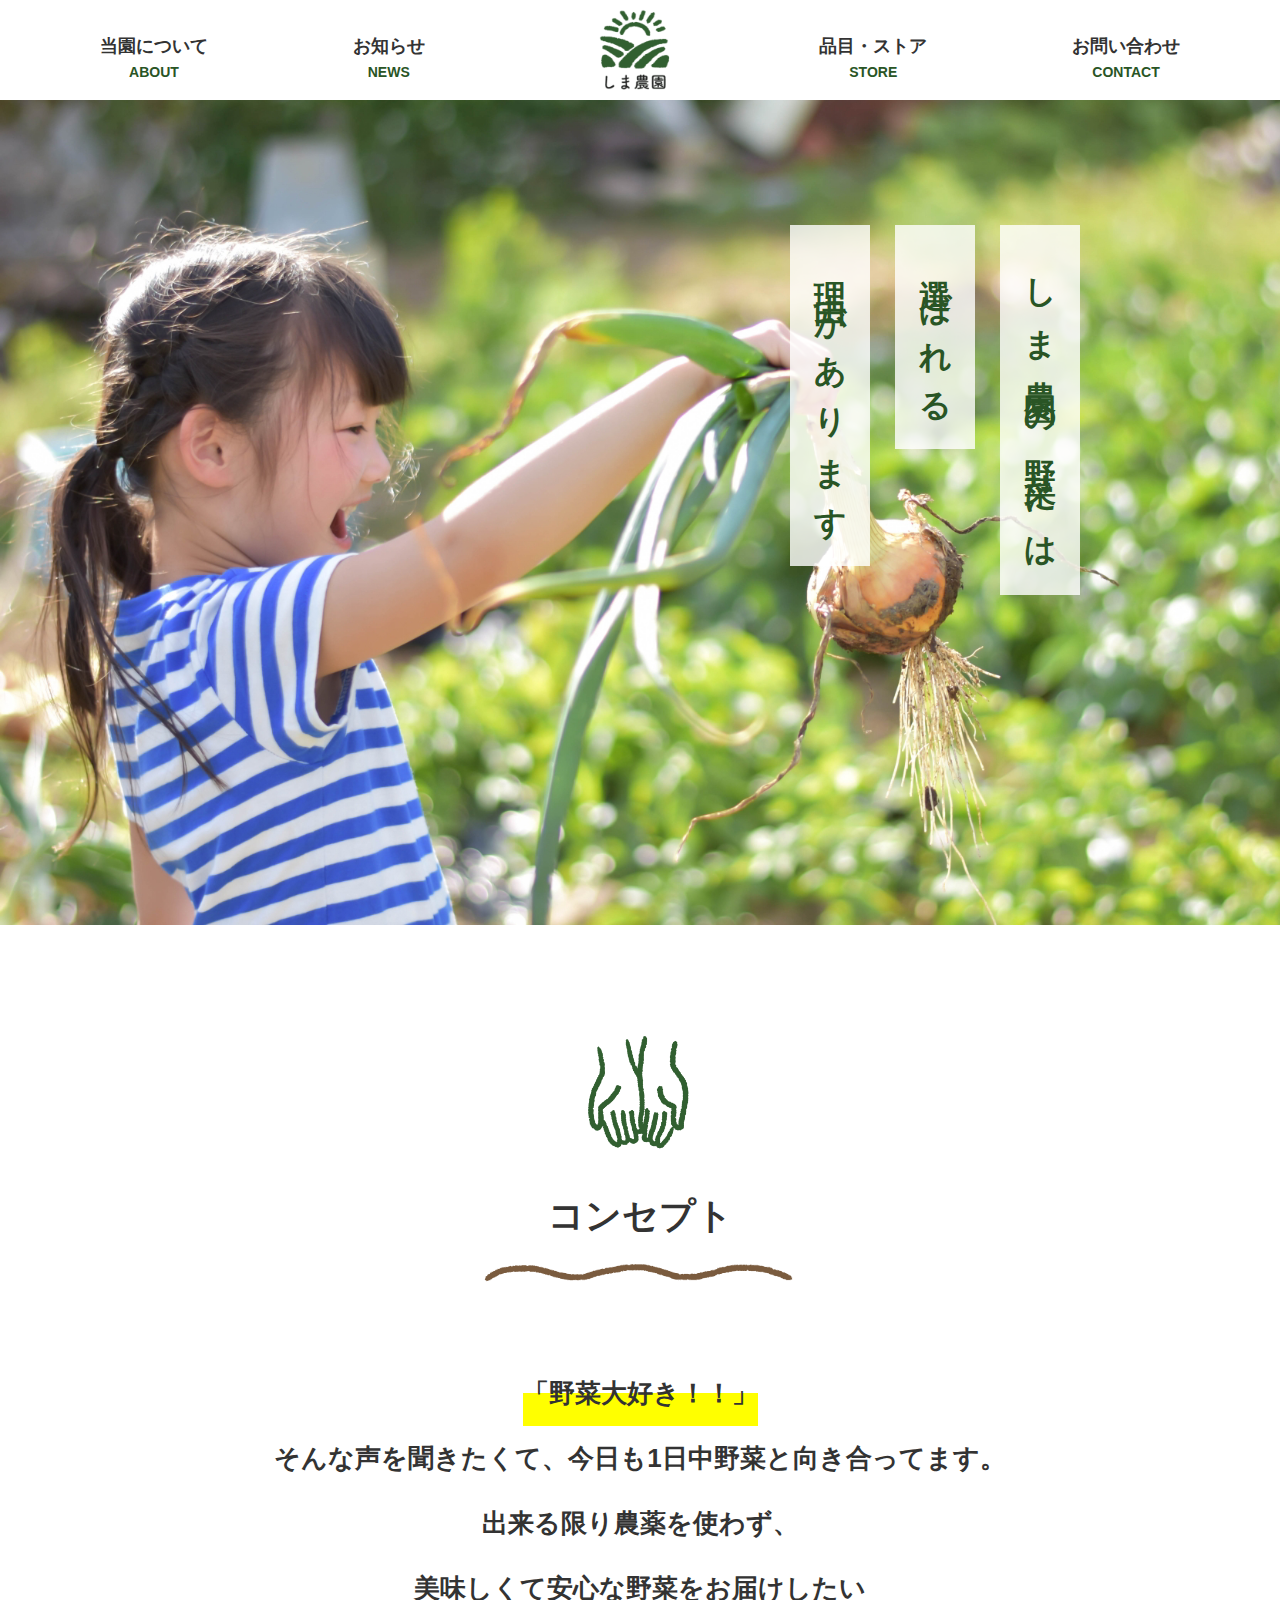
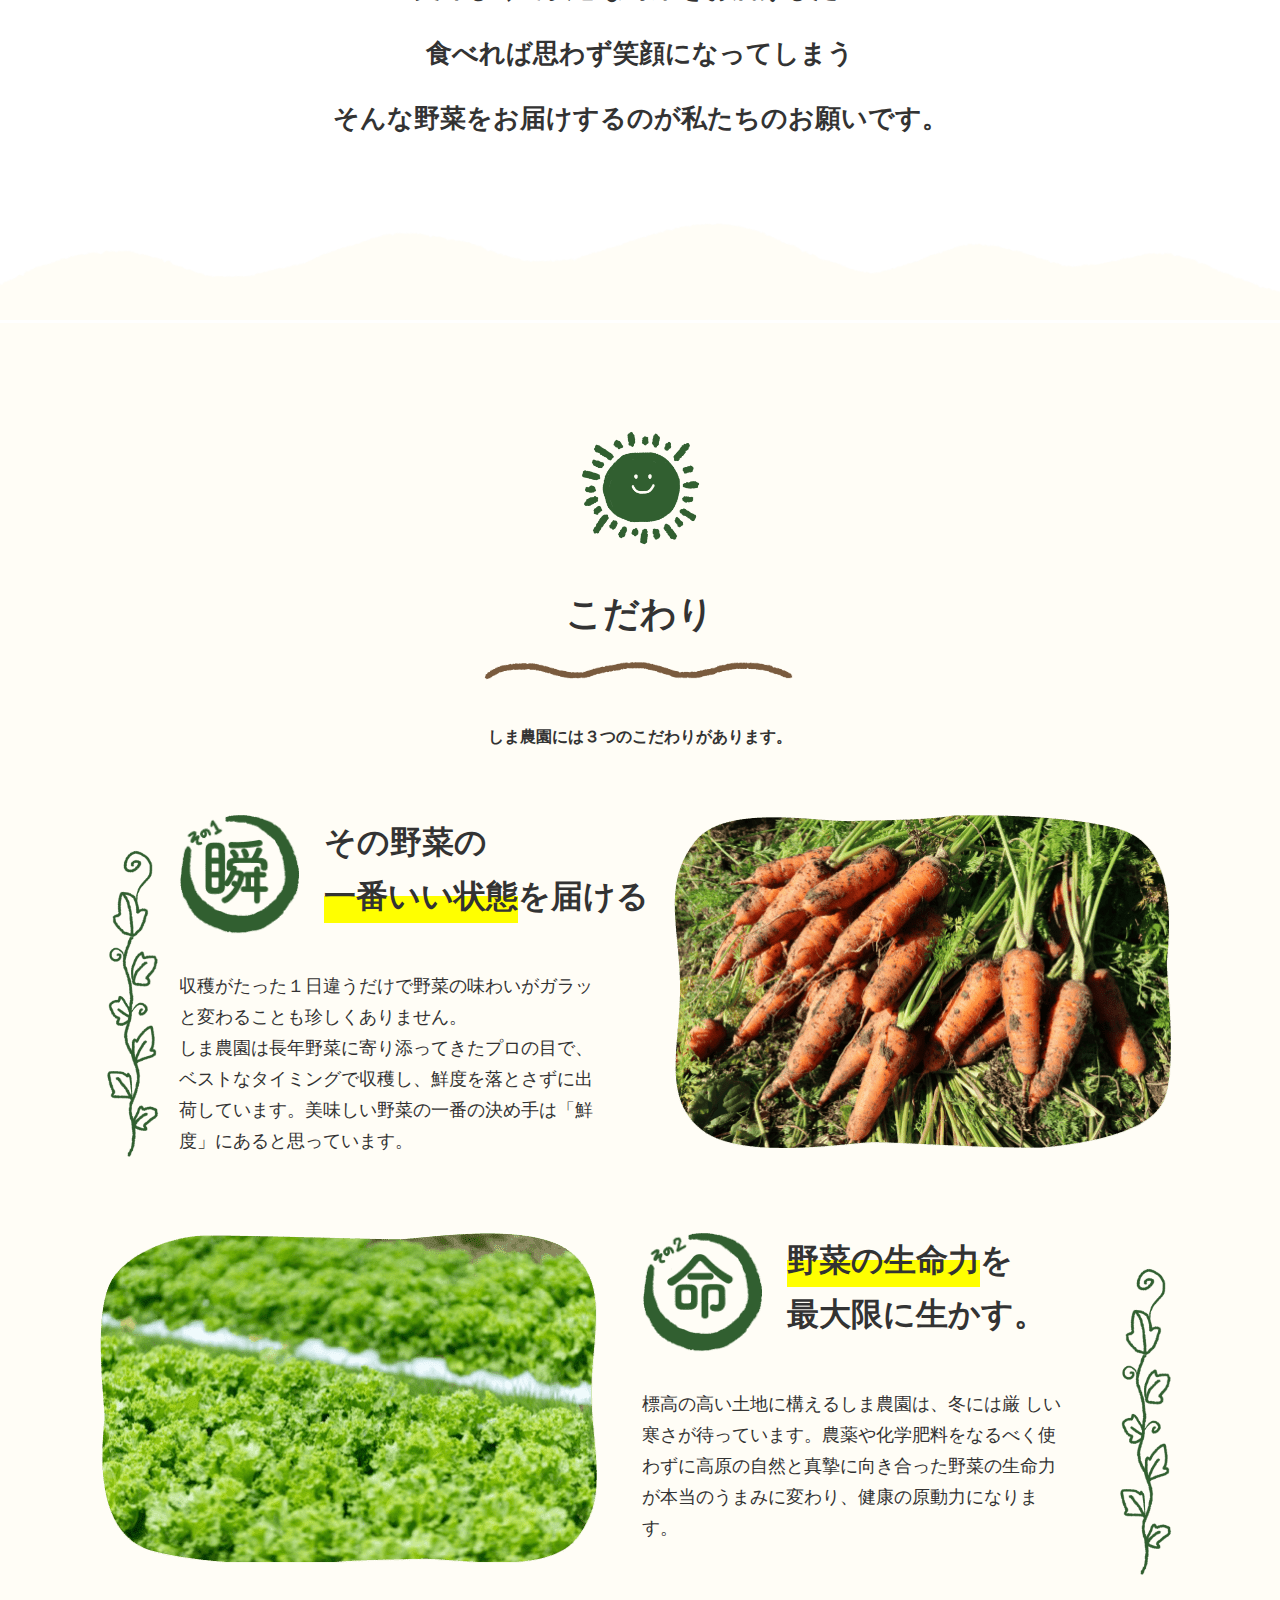
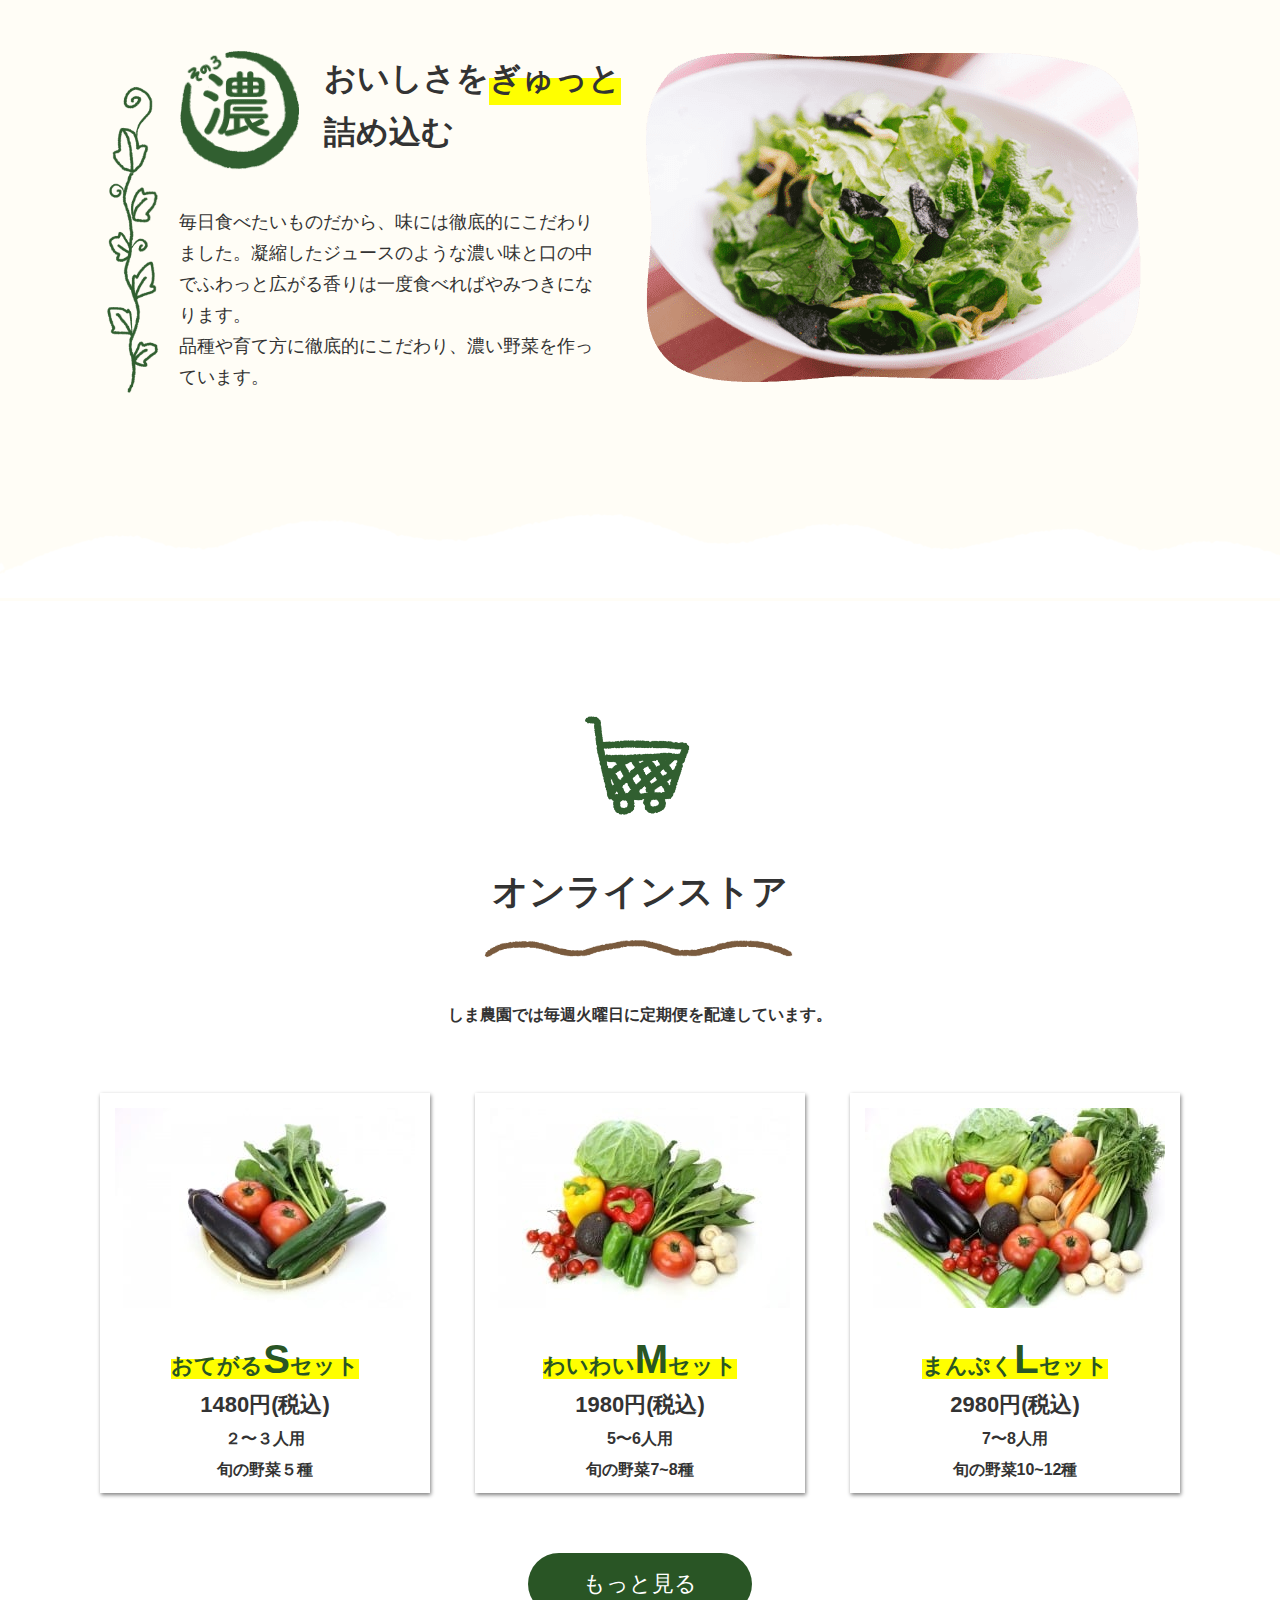
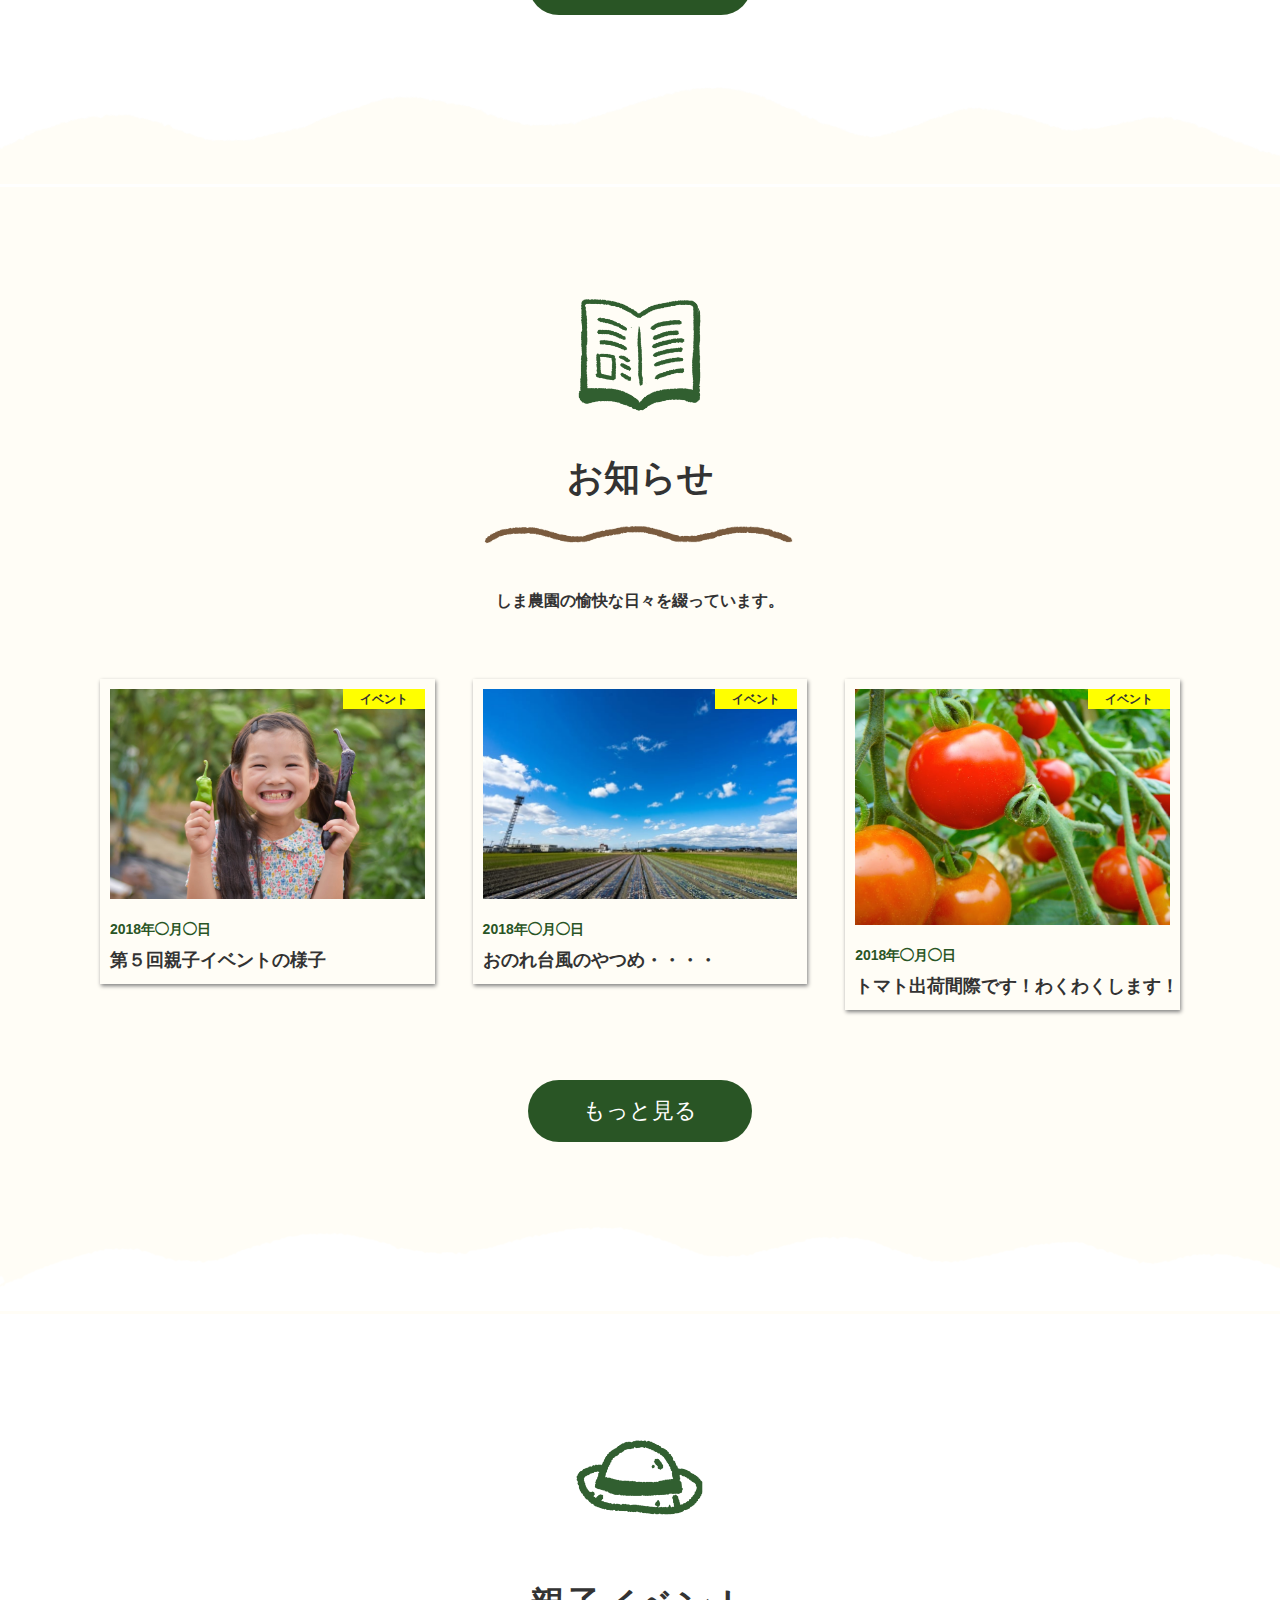
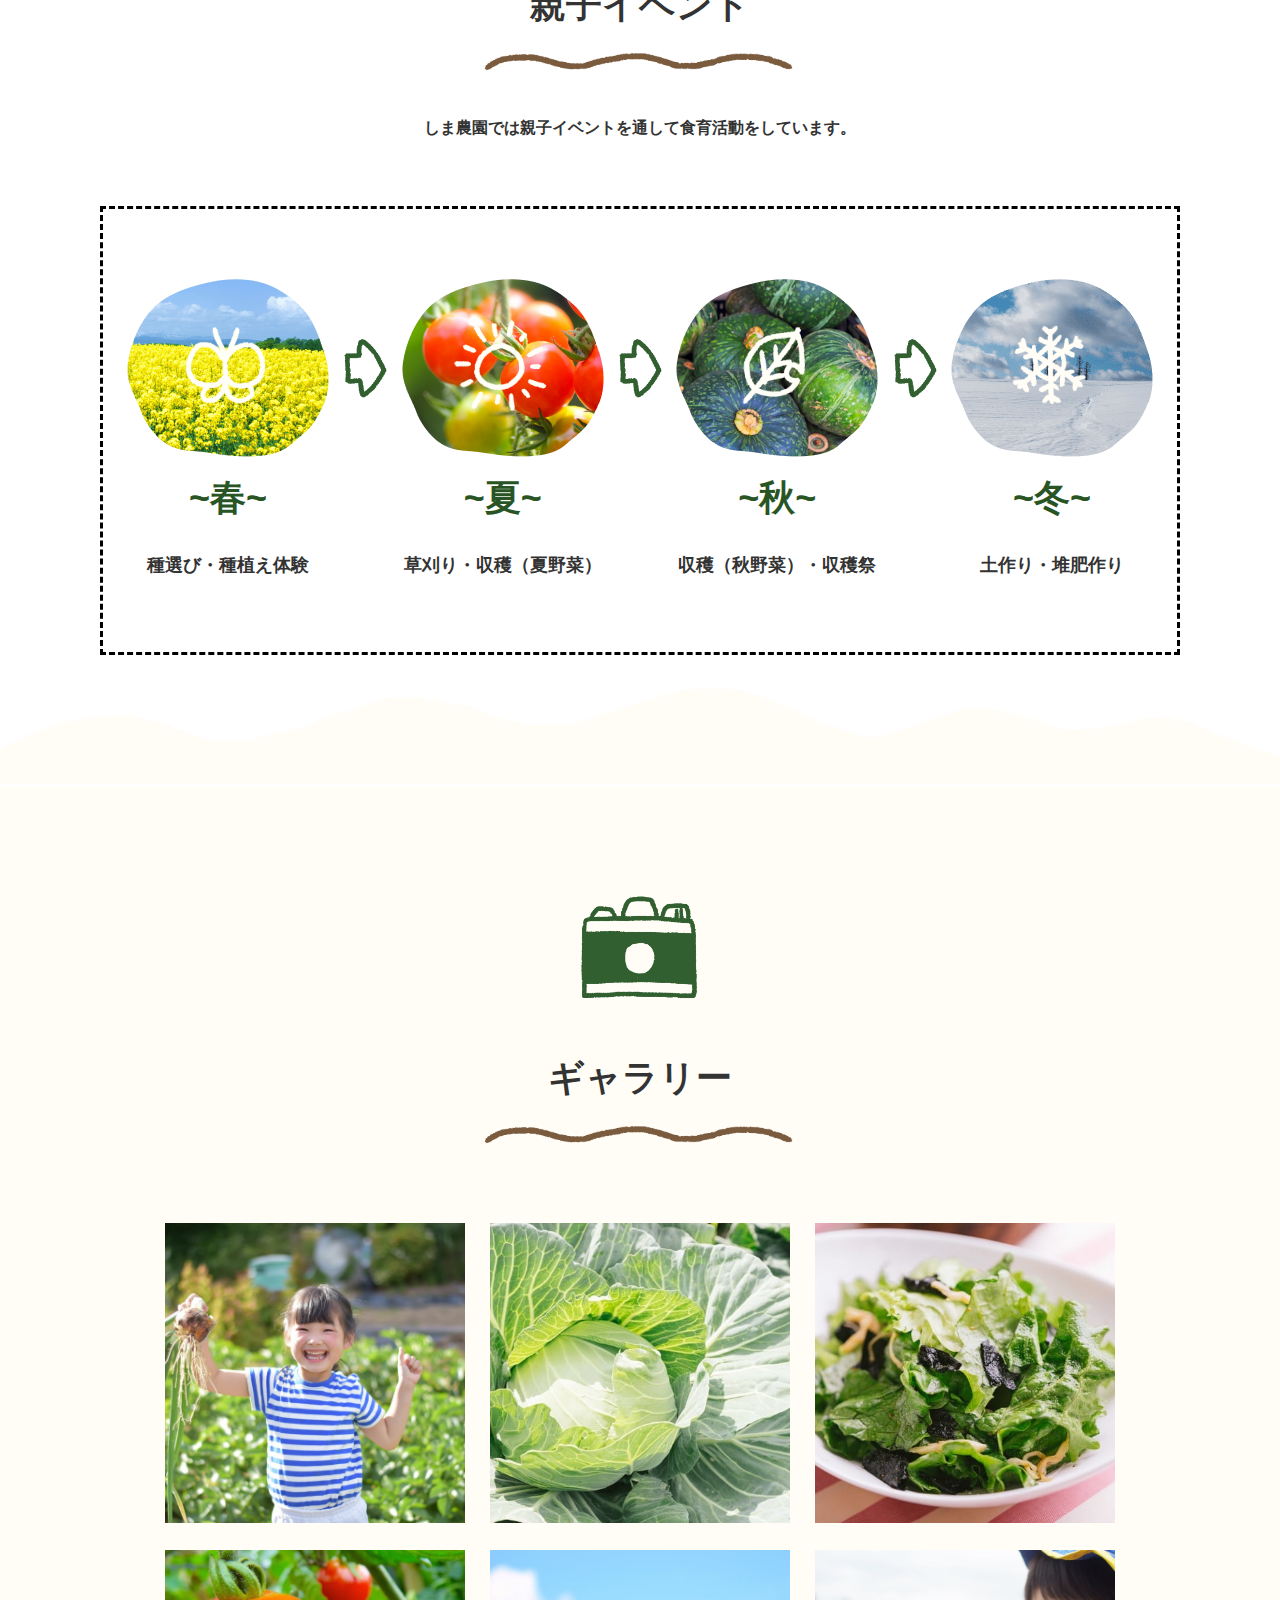
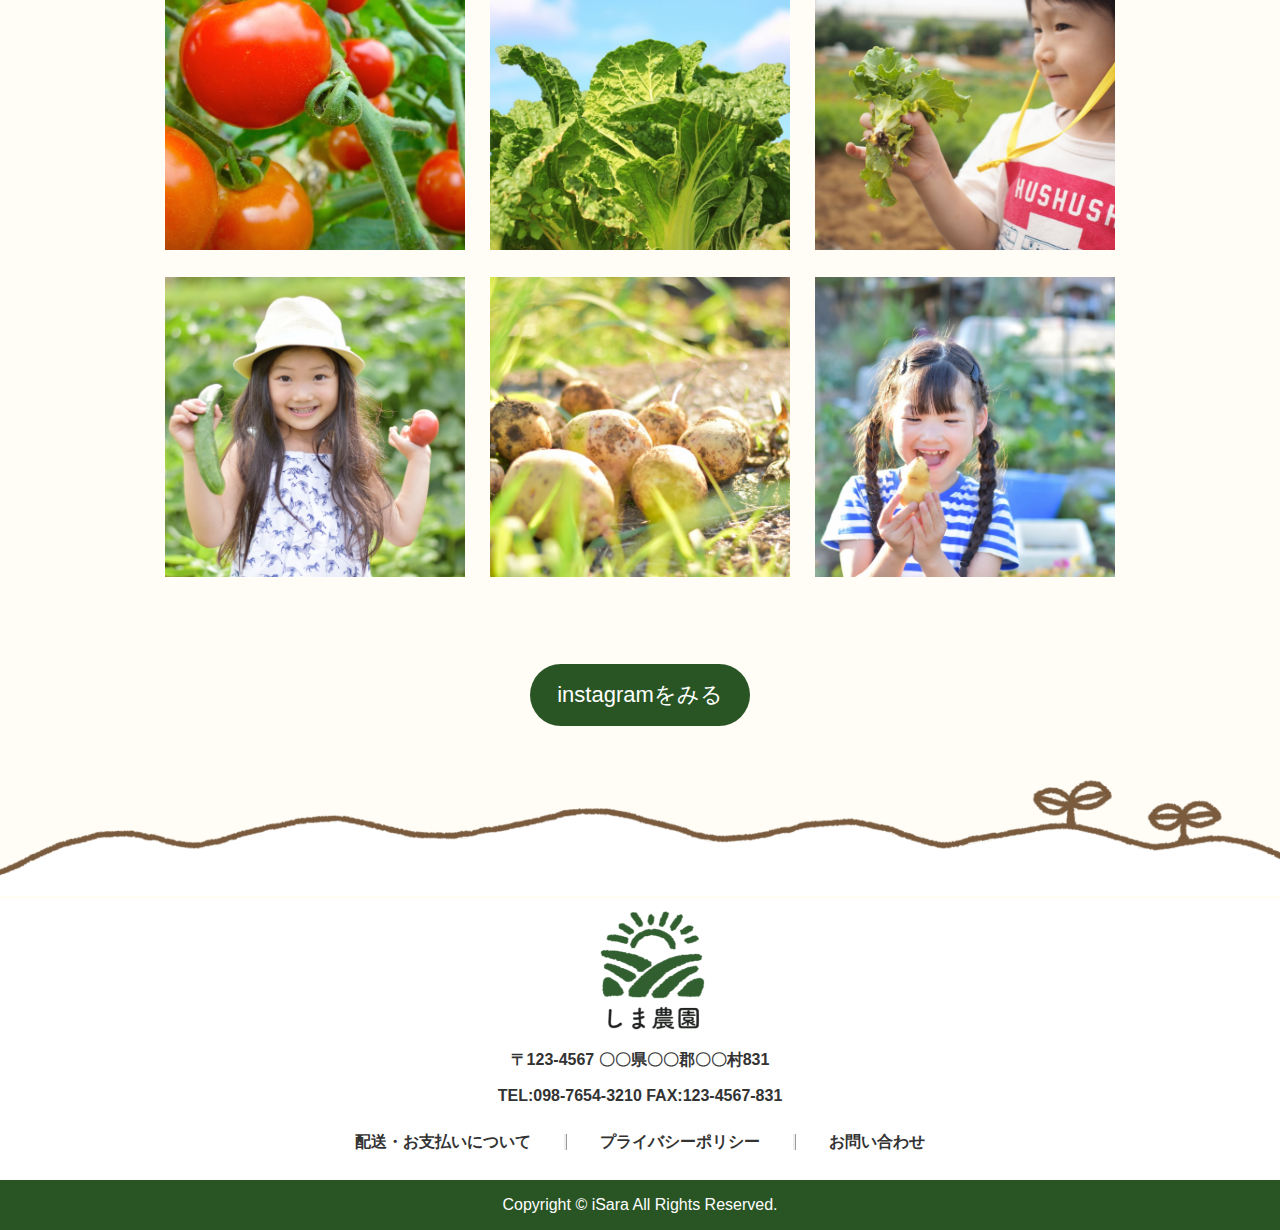
<file: index.html>
<!DOCTYPE html>
<html lang="ja">

<head>
    <meta charset="UTF-8">
    <meta http-equiv="X-UA-Compatible" content="IE=edge">
    <meta name="viewport" content="width=device-width, initial-scale=1">
    <title>農園サイト</title>
    <link href="https://use.fontawesome.com/releases/v5.6.1/css/all.css" rel="stylesheet">
    <link rel="stylesheet" type="text/css" href="./css/reset.css">
    <link rel="stylesheet" type="text/css" href="./css/style.css">
    <link rel="stylesheet" type="text/css" href="./css/responsive.css">
</head>

<body>
    <header>
        <div class="container">
            <nav class="header-navi flex">
                <div class="nav-menu">
                    <a href="about.html" class="nav-jp">当園について</a>
                    <a href="about.html" class="nav-en">ABOUT</a>
                </div>
                <div class="nav-menu">
                    <a href="news.html" class="nav-jp">お知らせ</a>
                    <a href="news.html" class="nav-en">NEWS</a>
                </div>
                <div class="nav-logo">
                    <a href="index.html">
                        <img class="nav-img" src="img/top-img/header-logo.png" alt="ヘッダーナビゲーションのロゴ画像">
                    </a>
                </div>
                <div class="nav-menu">
                    <a href="store.html" class="nav-jp">品目・ストア</a>
                    <a href="store.html" class="nav-en">STORE</a>
                </div>
                <div class="nav-menu">
                    <a href="contact.html" class="nav-jp">お問い合わせ</a>
                    <a href="contact.html" class="nav-en">CONTACT</a>
                </div>
            </nav>
            <nav class="header-navi-responsive">
                <a href="index.html">
                    <img class="nav-img" src="img/top-img/header-logo.png" alt="ヘッダーナビゲーションのロゴ画像">
                </a>
                <p><span class="fa fa-bars menu-icon"></span>MENU</p>
            </nav>
        </div>
    </header>
    <div class="top">
        <div class="container">
            <div class="top-message">
                <h1>しま農園の野菜には</h1><br>
                <h1>選ばれる</h1><br>
                <h1>理由があります</h1>
            </div>
        </div>
    </div>
    <div class="main">
        <div class="top-message-resposive">
            <h1>しま農園の野菜には</h1><br>
            <h1>選ばれる</h1><br>
            <h1>理由があります</h1>
        </div>
        <div class="concept-section">
            <div class="container">
                <div class="heading">
                    <img class="heading-logo" src="./img/top-img/h-icon-1.png" alt="コンセプトロゴ">
                    <p class="heading-tile">コンセプト</p>
                    <img class="heading-underbar" src="./img/top-img/heading-bg.png" alt="セクションタイトル下線">
                </div>
                <div class="concept-message">
                    <p class="underbar">「野菜大好き！！」</p>
                    <p>そんな声を聞きたくて、今日も1日中野菜と向き合ってます。</p>
                    <p>出来る限り農薬を使わず、</p>
                    <p>美味しくて安心な野菜をお届けしたい</p>
                    <p>食べれば思わず笑顔になってしまう</p>
                    <p>そんな野菜をお届けするのが私たちのお願いです。</p>
                </div>
            </div>
            <div class="section-end-yellow">
                <img src="./img/top-img/tttz.png" alt="セクション分割">
            </div>
        </div>
        <div class="commit-section">
            <div class="container">
                <div class="heading">
                    <img class="heading-logo" src="./img/top-img/h-icon-2.png" alt="commitロゴ">
                    <p class="heading-tile">こだわり</p>
                    <img class="heading-underbar" src="./img/top-img/heading-bg.png" alt="セクションタイトル下線">
                </div>
                <div class="section-message">
                    <p>しま農園には３つのこだわりがあります。</p>
                </div>
                <div class="commit-groupe-left">
                    <div class="commit flex">
                        <div class="commit-line-left">
                            <img class="Ivy-image" src="img/top-img/commit-bg.png" alt="コンテンツ枠">
                        </div>
                        <div class="commit-content">
                            <div class="commit-icon flex">
                                <img src="img/top-img/commit-icon1.png" alt="test">
                                <div class="commit-title">
                                    <p>その野菜の</p>
                                    <p><span class="underbar">一番いい状態</span>を届ける</p>
                                </div>
                            </div>
                            <div class="commit-message">
                                <p>収穫がたった１日違うだけで野菜の味わいがガラッと変わることも珍しくありません。</p>
                                <p>しま農園は長年野菜に寄り添ってきたプロの目で、ベストなタイミングで収穫し、鮮度を落とさずに出荷しています。美味しい野菜の一番の決め手は「鮮度」にあると思っています。
                                </p>
                            </div>
                        </div>
                        <div class="commit-image">
                            <img src="img/top-img/commit1.png" alt="">
                        </div>
                    </div>
                </div>
                <div class="commit-groupe-right">
                    <div class="commit commit-rgiht flex">
                        <div class="commit-image">
                            <img class="commit-image-right" src="img/top-img/commit2.png" alt="">
                        </div>
                        <div class="commit-content">
                            <div class="commit-icon flex">
                                <img src="img/top-img/commit-icon2.png" alt="test">
                                <div class="commit-title">
                                    <p><span class="underbar">野菜の生命力</span>を</p>
                                    <p>最大限に生かす。</p>
                                </div>
                            </div>
                            <div class="commit-message">
                                <p>標高の高い土地に構えるしま農園は、冬には厳
                                    しい寒さが待っています。農薬や化学肥料をなるべく使わずに高原の自然と真摯に向き合った野菜の生命力が本当のうまみに変わり、健康の原動力になります。</p>
                            </div>
                        </div>
                        <div class="commit-line-right">
                            <img class="Ivy-image" src="img/top-img/commit-bg.png" alt="コンテンツ枠">
                        </div>
                    </div>
                </div>
                <div class="commit-groupe-left">
                    <div class="commit flex">
                        <div class="commit-line-left">
                            <img class="Ivy-image" src="img/top-img/commit-bg.png" alt="コンテンツ枠">
                        </div>
                        <div class="commit-content">
                            <div class="commit-icon flex">
                                <img src="img/top-img/commit-icon3.png" alt="test">
                                <div class="commit-title">
                                    <p>おいしさを<span class="underbar">ぎゅっと</span></p>
                                    <p>詰め込む</p>
                                </div>
                            </div>
                            <div class="commit-message">
                                <p>毎日食べたいものだから、味には徹底的にこだわりました。凝縮したジュースのような濃い味と口の中でふわっと広がる香りは一度食べればやみつきになります。</p>
                                <p>品種や育て方に徹底的にこだわり、濃い野菜を作っています。</p>
                            </div>
                        </div>
                        <div class="commit-image">
                            <img src="img/top-img/commit3.png" alt="">
                        </div>
                    </div>
                </div>
            </div>
            <div class="section-end-white">
                <img src="./img/top-img/bridge.png" alt="セクション分割">
            </div>
        </div>
        <div class="store-section">
            <div class="container">
                <div class="heading">
                    <img class="heading-logo" src="./img/top-img/h-icon-3.png" alt="コンセプトロゴ">
                    <p class="heading-tile">オンラインストア</p>
                    <img class="heading-underbar" src="./img/top-img/heading-bg.png" alt="セクションタイトル下線">
                </div>
                <div class="section-message">
                    <p>しま農園では毎週火曜日に定期便を配達しています。</p>
                </div>
                <div class="stores flex">
                    <div class="store">
                        <div class="store-icon">
                            <img src="img/top-img/store1.jpg" alt="sセット">
                        </div>
                        <p class="set-name"><span class="underbar">おてがる<span class="learge-font">S</span>セット</span></p>
                        <p class="set-value">1480円(税込)</p>
                        <p>２〜３人用</p>
                        <p>旬の野菜５種</p>
                    </div>
                    <div class="store">
                        <div class="store-icon">
                            <img src="img/top-img/store2.jpg" alt="sセット">
                        </div>
                        <p class="set-name"><span class="underbar">わいわい<span class="learge-font">M</span>セット</span></p>
                        <p class="set-value">1980円(税込)</p>
                        <p>5〜6人用</p>
                        <p>旬の野菜7~8種</p>
                    </div>
                    <div class="store">
                        <div class="store-icon">
                            <img src="img/top-img/store3.jpg" alt="sセット">
                        </div>
                        <p class="set-name"><span class="underbar">まんぷく<span class="learge-font">L</span>セット</span></p>
                        <p class="set-value">2980円(税込)</p>
                        <p>7〜8人用</p>
                        <p>旬の野菜10~12種</p>
                    </div>
                </div>
                <div class="more">
                    <a class="btn" href="#">もっと見る</a>
                </div>
            </div>
            <div class="section-end-yellow">
                <img src="./img/top-img/tttz.png" alt="セクション分割">
            </div>
        </div>
        <div class="blog-section">
            <div class="container">
                <div class="heading">
                    <img class="heading-logo" src="./img/top-img/h-icon-4.png" alt="commitロゴ">
                    <p class="heading-tile">お知らせ</p>
                    <img class="heading-underbar" src="./img/top-img/heading-bg.png" alt="セクションタイトル下線">
                </div>
                <div class="section-message">
                    <p>しま農園の愉快な日々を綴っています。</p>
                </div>
                <div class="blogs flex">
                    <div class="blog-card-index">
                        <div class="blog-image">
                            <img src="img/top-img/blog1.jpg" alt="記事1">
                            <p>イベント</p>
                        </div>
                        <p class="blog-date">2018年◯月◯日</p>
                        <p class="blog-title">第５回親子イベントの様子</p>
                    </div>
                    <div class="blog-card-index">
                        <div class="blog-image">
                            <img src="img/top-img/blog2.jpg" alt="記事1">
                            <p>イベント</p>
                        </div>
                        <p class="blog-date">2018年◯月◯日</p>
                        <p class="blog-title">おのれ台風のやつめ・・・・</p>
                    </div>
                    <div class="blog-card-index">
                        <div class="blog-image">
                            <img src="img/top-img/blog3.jpg" alt="記事1">
                            <p>イベント</p>
                        </div>
                        <p class="blog-date">2018年◯月◯日</p>
                        <p class="blog-title">トマト出荷間際です！わくわくします！</p>
                    </div>
                </div>
                <div class="more">
                    <a class="btn" href="#">もっと見る</a>
                </div>
            </div>
            <div class="section-end-white">
                <img src="./img/top-img/bridge.png" alt="セクション分割">
            </div>
        </div>
        <div class="event-section">
            <div class="container">
                <div class="heading">
                    <img class="heading-logo" src="./img/top-img/h-icon-5.png" alt="コンセプトロゴ">
                    <p class="heading-tile">親子イベント</p>
                    <img class="heading-underbar" src="./img/top-img/heading-bg.png" alt="セクションタイトル下線">
                </div>
                <div class="section-message">
                    <p>しま農園では親子イベントを通して食育活動をしています。</p>
                </div>
                <div class="seasons flex">
                    <div class="season">
                        <div class="season-icon">
                            <img class="season-photo" src="img/top-img/event1.png" alt="春">
                            <img class="season-image" src="img/top-img/event-icon1.png" alt="">
                        </div>
                        <p class="season-name">~春~</p>
                        <p class="season-event">種選び・種植え体験</p>
                    </div>
                    <div class="season-right">
                        <img src="img/top-img/event-icon-arrow.png" alt="右へ">
                    </div>

                    <div class="season">
                        <div class="season-icon">
                            <img class="season-photo" src="img/top-img/event2.png" alt="春">
                            <img class="season-image" src="img/top-img/event-icon2.png" alt="">
                        </div>
                        <p class="season-name">~夏~</p>
                        <p class="season-event">草刈り・収穫（夏野菜）</p>
                    </div>
                    <div class="season-right">
                        <img src="img/top-img/event-icon-arrow.png" alt="右へ">
                    </div>
                    <div class="season">
                        <div class="season-icon">
                            <img class="season-photo" src="img/top-img/event3.png" alt="春">
                            <img class="season-image" src="img/top-img/event-icon3.png" alt="">
                        </div>
                        <p class="season-name">~秋~</p>
                        <p class="season-event">収穫（秋野菜）・収穫祭</p>
                    </div>
                    <div class="season-right">
                        <img src="img/top-img/event-icon-arrow.png" alt="右へ">
                    </div>
                    <div class="season">
                        <div class="season-icon">
                            <img class="season-photo" src="img/top-img/event4.png" alt="春">
                            <img class="season-image" src="img/top-img/event-icon4.png" alt="">
                        </div>
                        <p class="season-name">~冬~</p>
                        <p class="season-event">土作り・堆肥作り</p>
                    </div>
                </div>
            </div>
            <div class="section-end-yellow">
                <img src="./img/top-img/tttz.png" alt="セクション分割">
            </div>
        </div>
        <div class="gallery-section">
            <div class="container">
                <div class="heading">
                    <img class="heading-logo" src="./img/top-img/h-icon-6.png" alt="commitロゴ">
                    <p class="heading-tile">ギャラリー</p>
                    <img class="heading-underbar" src="./img/top-img/heading-bg.png" alt="セクションタイトル下線">
                </div>
                <div class="galleries">
                    <div class="gallery-card flex">
                        <img class="gallery-image" src="img/top-img/gallery1.jpg" alt="gallery1">
                        <img class="gallery-image" src="img/top-img/gallery2.jpg" alt="gallery1">
                        <img class="gallery-image" src="img/top-img/gallery3.jpg" alt="gallery1">
                        <img class="gallery-image" src="img/top-img/gallery4.jpg" alt="gallery1">
                        <img class="gallery-image" src="img/top-img/gallery5.jpg" alt="gallery1">
                        <img class="gallery-image" src="img/top-img/gallery6.jpg" alt="gallery1">
                        <img class="gallery-image" src="img/top-img/gallery7.jpg" alt="gallery1">
                        <img class="gallery-image" src="img/top-img/gallery8.jpg" alt="gallery1">
                        <img class="gallery-image" src="img/top-img/gallery9.jpg" alt="gallery1">
                    </div>
                </div>
                <div class="more">
                    <a class="btn instabtn" href="#">instagramをみる</a>
                </div>
            </div>
            <div class="section-end">
                <img src="img/top-img/footer-bg.png" alt="セクション分割">
            </div>
        </div>
    </div>
    <div class="gloabal-footer">
        <div class="container">
            <div class="nav-logo">
                <img class="nav-img-footer" src="img/top-img/header-logo.png" alt="ヘッダーナビゲーションのロゴ画像">
            </div>
            <p>〒123-4567 〇〇県〇〇郡〇〇村831</p>
            <p>TEL:098-7654-3210 FAX:123-4567-831</p>
            <nav class="footer-navi flex">
                <p>配送・お支払いについて</p>
                <p class="footer-navi-p">プライバシーポリシー</p>
                <p>お問い合わせ</p>
            </nav>
        </div>
    </div>
    <footer>
        <div class="container">
            <p>Copyright ©︎ iSara All Rights Reserved.</p>
        </div>
    </footer>

</body>

</html>
</file>
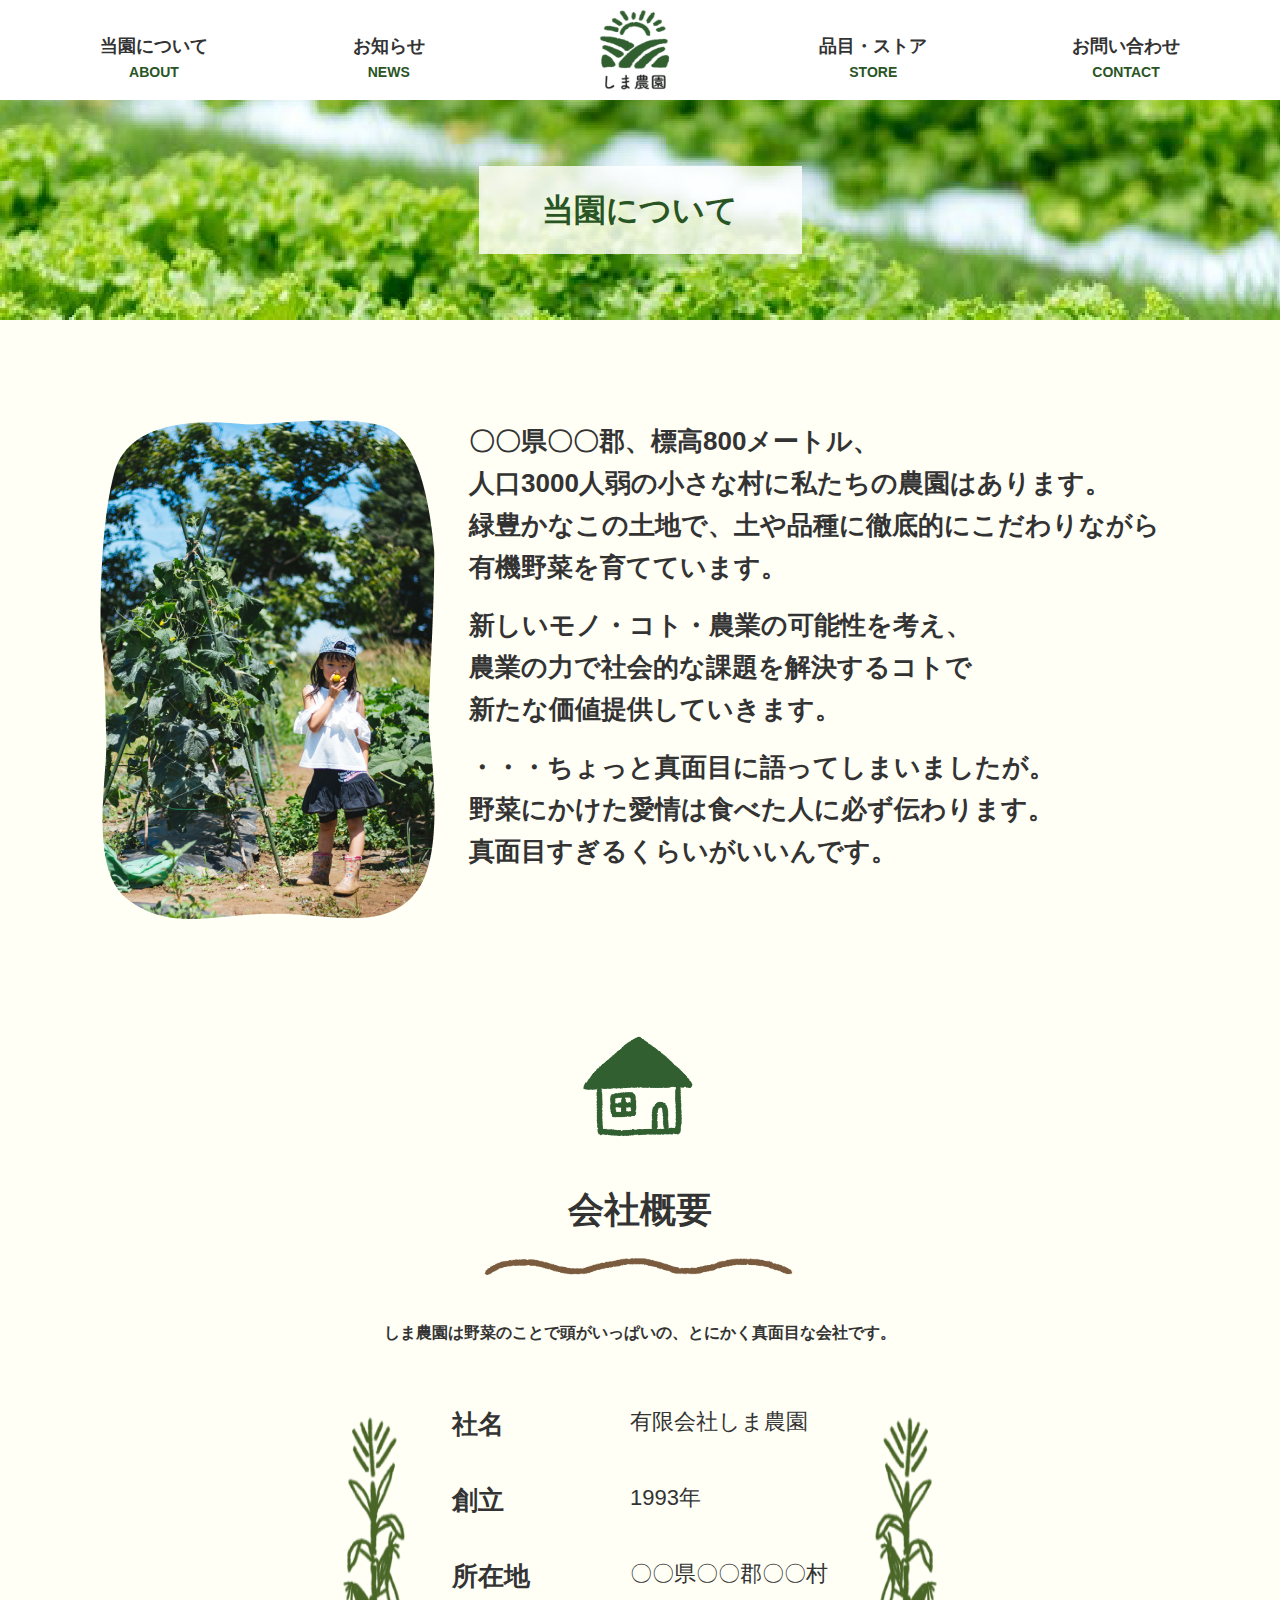
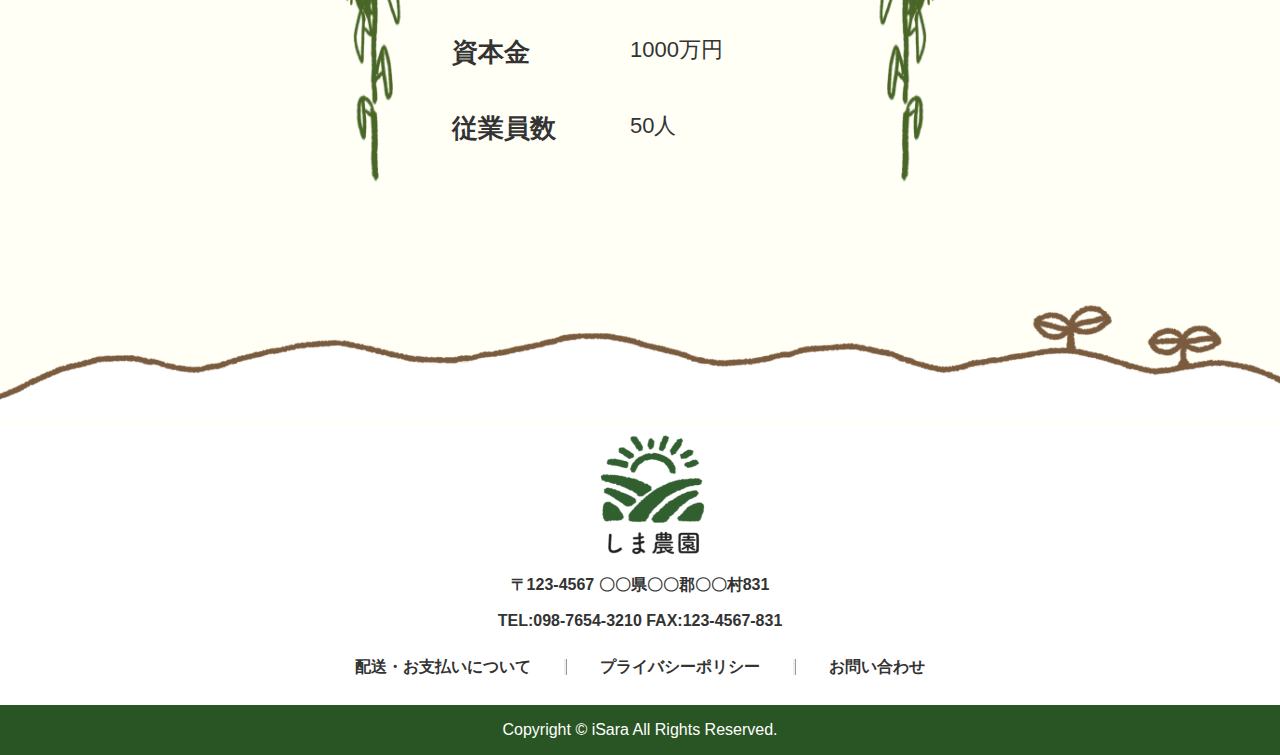
<file: about.html>
<!DOCTYPE html>
<html lang="ja">
<head>
  <meta charset="UTF-8">
  <meta http-equiv="X-UA-Compatible" content="IE=edge">
 <meta name="viewport" content="width=device-width, initial-scale=1">
  <title>農園サイト</title>
  <link href="https://use.fontawesome.com/releases/v5.6.1/css/all.css" rel="stylesheet">
  <link rel="stylesheet" type="text/css" href="./css/reset.css">
  <link rel="stylesheet" type="text/css" href="./css/style.css">
  <link rel="stylesheet" type="text/css" href="./css/responsive.css">
</head>
<body>
    <header>
            <div class="container">
                <nav class="header-navi flex">
                    <div class="nav-menu">
                        <a href="about.html" class="nav-jp">当園について</a>
                        <a href="about.html" class="nav-en">ABOUT</a>
                    </div>
                    <div class="nav-menu">
                        <a href="news.html" class="nav-jp">お知らせ</a>
                        <a href="news.html" class="nav-en">NEWS</a>
                    </div>
                    <div class="nav-logo">
                        <a href="index.html">
                            <img  class="nav-img" src="img/top-img/header-logo.png" alt="ヘッダーナビゲーションのロゴ画像">
                        </a>
                    </div>
                    <div class="nav-menu">
                        <a href="store.html" class="nav-jp">品目・ストア</a>
                        <a href="store.html" class="nav-en">STORE</a>
                    </div>
                    <div class="nav-menu">
                        <a href="contact.html" class="nav-jp">お問い合わせ</a>
                        <a href="contact.html" class="nav-en">CONTACT</a>
                    </div>
                </nav>
                <nav class="header-navi-responsive">
                    <a href="index.html">
                        <img  class="nav-img" src="img/top-img/header-logo.png" alt="ヘッダーナビゲーションのロゴ画像">
                    </a>
                    <p><span class="fa fa-bars menu-icon"></span>MENU</p>
                </nav>
            </div>
    </header>
    <div class="top-about">
        <div class="container">
            <div class="top-message-Underlayer">
                <h1>当園について</h1>
            </div>
        </div>
    </div>
    <!-- 
    下層コンテンツ部分
     -->
    <div class="main-Underlayer">
        <div class="container">
            <div class="about-content flex">
                <img src="img/intro.png" alt="農園のイメージ">
                <div class="about-message">
                    <p>〇〇県〇〇郡、標高800メートル、</p>
                    <p>人口3000人弱の小さな村に私たちの農園はあります。</p>
                    <p>緑豊かなこの土地で、土や品種に徹底的にこだわりながら</p>
                    <p>有機野菜を育てています。</p>
                    <br>
                    <p>新しいモノ・コト・農業の可能性を考え、</p>
                    <p>農業の力で社会的な課題を解決するコトで</p>
                    <p>新たな価値提供していきます。</p>    
                    <br>
                    <p>・・・ちょっと真面目に語ってしまいましたが。</p>
                    <p>野菜にかけた愛情は食べた人に必ず伝わります。</p>
                    <p>真面目すぎるくらいがいいんです。</p>
                </div>
            </div>
            <div class="company-section">
                <div class="heading">
                    <img class="heading-logo" src="./img/company-icon.png" alt="会社概要ロゴ">
                    <p class="heading-tile">会社概要</p>
                    <img class="heading-underbar" src="./img/top-img/heading-bg.png" alt="セクションタイトル下線">
                </div>
                <div class="section-message">
                    <p class="section-message-about-pc">しま農園は野菜のことで頭がいっぱいの、とにかく真面目な会社です。</p>
                    <p class="section-message-about-res">しま農園は野菜のことで頭が<br>いっぱいの、とにかく真面目な会社です。</p>
                </div>
                <div class="company-content flex">
                    <img class="corn-left" src="img/company-bg1.png" alt="とうもろこし左">
                    <div class="conpany-Introductions">
                        <div class="conpany-Intro flex">
                            <div class="conpany-Intro-item">
                                <h2>社名</h2>
                            </div>
                            <p>有限会社しま農園</p>
                        </div>
                        <div class="conpany-Intro flex">
                            <div class="conpany-Intro-item">
                                <h2>創立</h2>
                            </div>
                            <p>1993年</p>
                        </div>
                        <div class="conpany-Intro flex">
                            <div class="conpany-Intro-item">
                                <h2>所在地</h2>
                            </div>
                            <p>〇〇県〇〇郡〇〇村</p>
                        </div>
                        <div class="conpany-Intro flex">
                            <div class="conpany-Intro-item">
                                <h2>資本金</h2>
                            </div>
                            <p>1000万円</p>
                        </div>
                        <div class="conpany-Intro flex">
                            <div class="conpany-Intro-item">
                                <h2>従業員数</h2>
                            </div>
                            <p>50人</p>
                        </div>
                        
                    </div>
                    <img class="corn-right" src="img/company-bg2.png" alt="とうもろこし右">
                </div>
            </div>
        </div>
        <div class="section-end-Underlayer">
            <img src="img/top-img/footer-bg.png" alt="セクション分割">
        </div>
    </div>
    <!-- 
    下層コンテンツ部分終了
     -->
    <div class="gloabal-footer">
        <div class="container">
            <div class="nav-logo">
                <img  class="nav-img-footer" src="img/top-img/header-logo.png" alt="ヘッダーナビゲーションのロゴ画像">
            </div>
            <p>〒123-4567 〇〇県〇〇郡〇〇村831</p>
            <p>TEL:098-7654-3210  FAX:123-4567-831</p>
            <nav class="footer-navi flex">
                <p>配送・お支払いについて</p>
                <p class="footer-navi-p">プライバシーポリシー</p>
                <p>お問い合わせ</p>
            </nav>
        </div>
    </div>
    <footer>
        <div class="container">
            <p>Copyright ©︎ iSara All Rights Reserved.</p>
        </div>
    </footer>
    
</body>
</html>
</file>
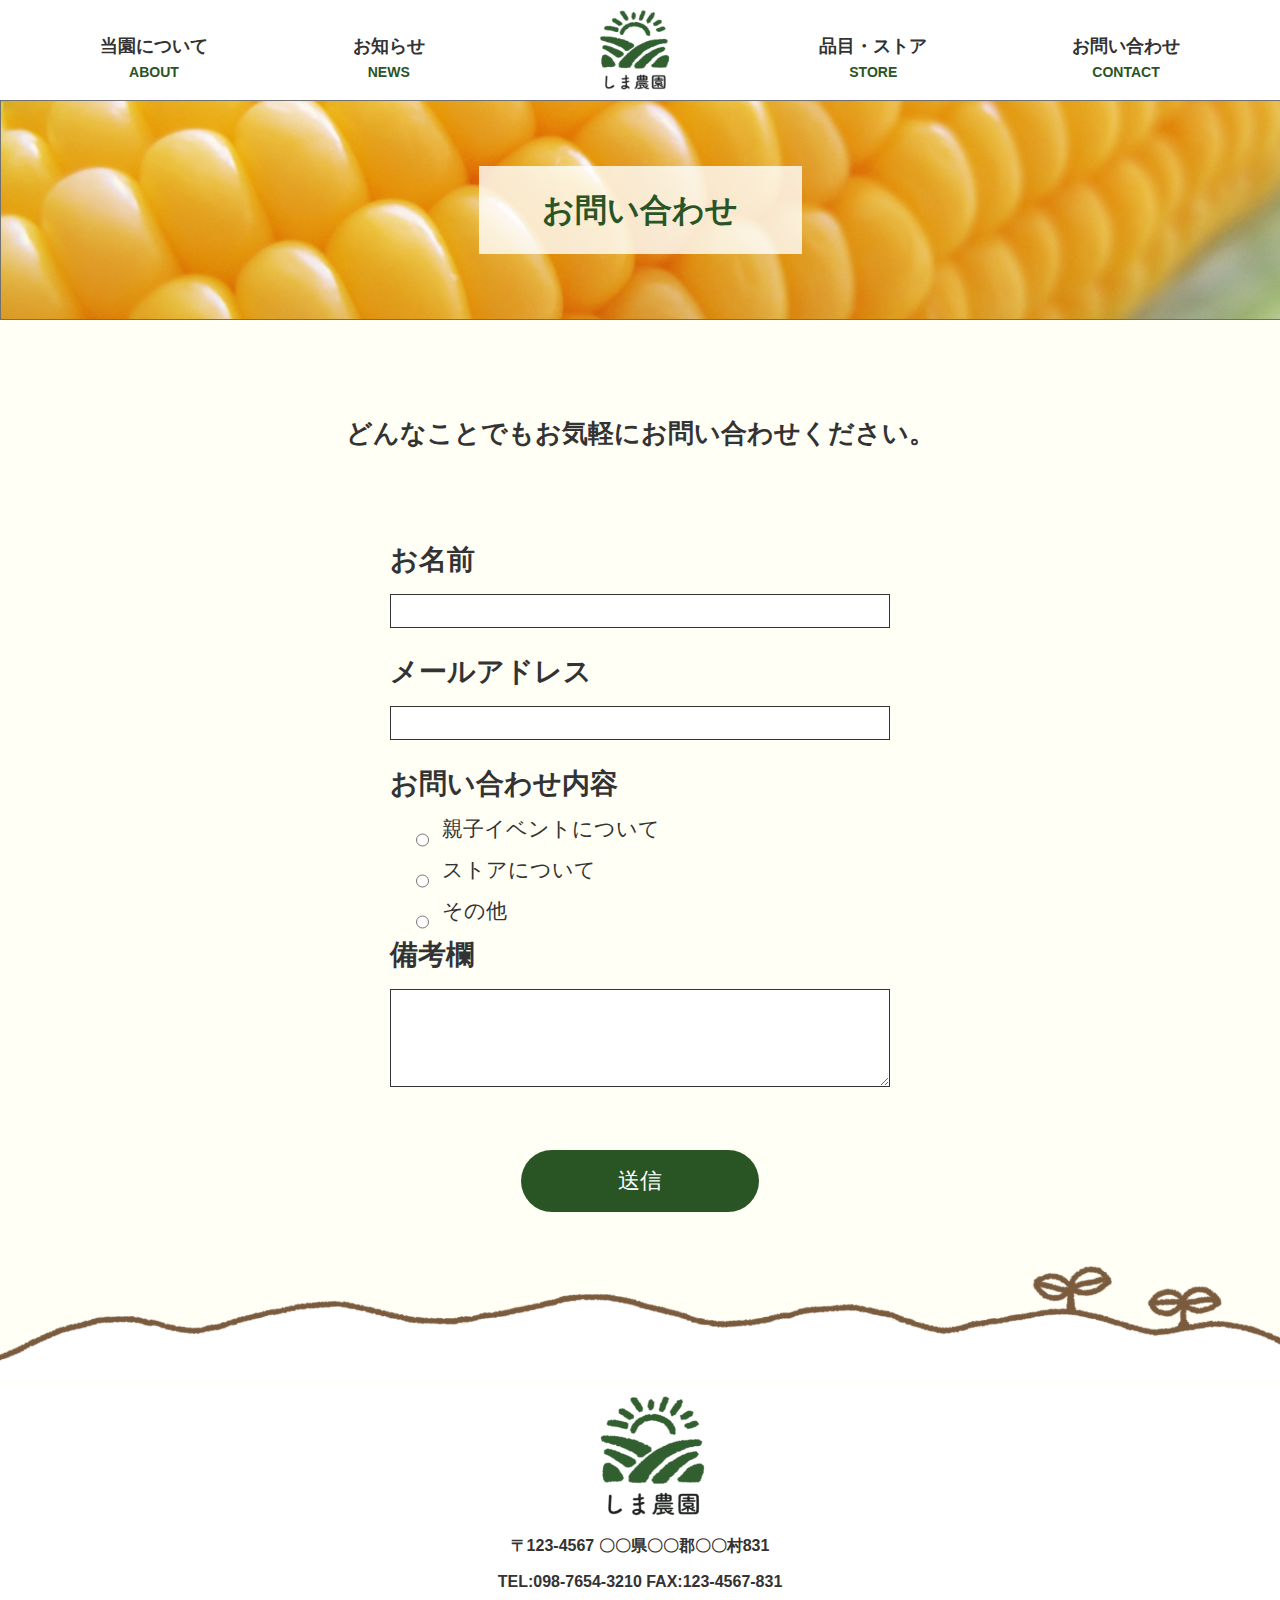
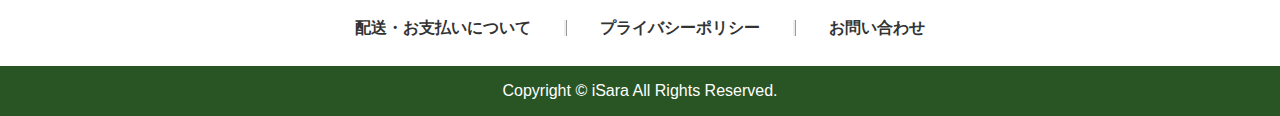
<file: contact.html>
<!DOCTYPE html>
<html lang="ja">
<head>
  <meta charset="UTF-8">
  <meta http-equiv="X-UA-Compatible" content="IE=edge">
 <meta name="viewport" content="width=device-width, initial-scale=1">
  <title>農園サイト</title>
  <link href="https://use.fontawesome.com/releases/v5.6.1/css/all.css" rel="stylesheet">
  <link rel="stylesheet" type="text/css" href="./css/reset.css">
  <link rel="stylesheet" type="text/css" href="./css/style.css">
  <link rel="stylesheet" type="text/css" href="./css/responsive.css">
</head>
<body>
        <header>
                <div class="container">
                    <nav class="header-navi flex">
                        <div class="nav-menu">
                            <a href="about.html" class="nav-jp">当園について</a>
                            <a href="about.html" class="nav-en">ABOUT</a>
                        </div>
                        <div class="nav-menu">
                            <a href="news.html" class="nav-jp">お知らせ</a>
                            <a href="news.html" class="nav-en">NEWS</a>
                        </div>
                        <div class="nav-logo">
                            <a href="index.html">
                                <img  class="nav-img" src="img/top-img/header-logo.png" alt="ヘッダーナビゲーションのロゴ画像">
                            </a>
                        </div>
                        <div class="nav-menu">
                            <a href="store.html" class="nav-jp">品目・ストア</a>
                            <a href="store.html" class="nav-en">STORE</a>
                        </div>
                        <div class="nav-menu">
                            <a href="contact.html" class="nav-jp">お問い合わせ</a>
                            <a href="contact.html" class="nav-en">CONTACT</a>
                        </div>
                    </nav>
                    <nav class="header-navi-responsive">
                        <a href="index.html">
                            <img  class="nav-img" src="img/top-img/header-logo.png" alt="ヘッダーナビゲーションのロゴ画像">
                        </a>
                        <p><span class="fa fa-bars menu-icon"></span>MENU</p>
                    </nav>
                </div>
            </header>
    <div class="top-contact">
        <div class="container">
            <div class="top-message-Underlayer">
                <h1>お問い合わせ</h1>
            </div>
        </div>
    </div>
    <!-- 
    下層コンテンツ部分
     -->
    <div class="main-Underlayer">
        <div class="container">
            <div class="section-message-Underlayer">
                <p class="section-message-about-pc">どんなことでもお気軽にお問い合わせください。</p>
                <p class="section-message-about-res">どんなことでもお気軽に<br>お問い合わせください。</p>
            </div>
            <div class="contact-forms">
                <div class="contact-form">
                    <p class="form-title">お名前</p>
                    <input class="input-area" type="text">
                </div>
                <div class="contact-form">
                    <p class="form-title">メールアドレス</p>
                    <input class="input-area" type="text">
                </div>
                <div class="contact-form">
                    <p class="form-title">お問い合わせ内容</p>
                    <div class="radio flex">
                        <input class="input-round" type="radio"> 
                        <p class="radio-message">親子イベントについて</p>
                    </div>
                    <div class="radio flex">
                        <input class="input-round" type="radio"> 
                        <p class="radio-message">ストアについて</p>
                    </div>
                    <div class="radio flex">
                        <input class="input-round" type="radio"> 
                        <p class="radio-message">その他</p>
                    </div>
                </div>
                <div class="contact-form">
                    <p class="form-title">備考欄</p>
                    <textarea class="text-area"></textarea>
                </div>
                <div class="more">
                        <a class="btn submit" href="#">送信</a>
                    </div>
            </div>
        </div>
        <div class="section-end-Underlayer">
            <img src="img/top-img/footer-bg.png" alt="セクション分割">
        </div>
    </div>
    <!-- 
    下層コンテンツ部分終了
     -->
    <div class="gloabal-footer">
        <div class="container">
            <div class="nav-logo">
                <img  class="nav-img-footer" src="img/top-img/header-logo.png" alt="ヘッダーナビゲーションのロゴ画像">
            </div>
            <p>〒123-4567 〇〇県〇〇郡〇〇村831</p>
            <p>TEL:098-7654-3210  FAX:123-4567-831</p>
            <nav class="footer-navi flex">
                <p>配送・お支払いについて</p>
                <p class="footer-navi-p">プライバシーポリシー</p>
                <p>お問い合わせ</p>
            </nav>
        </div>
    </div>
    <footer>
        <div class="container">
            <p>Copyright ©︎ iSara All Rights Reserved.</p>
        </div>    
    </footer>
    
</body>
</html>
</file>
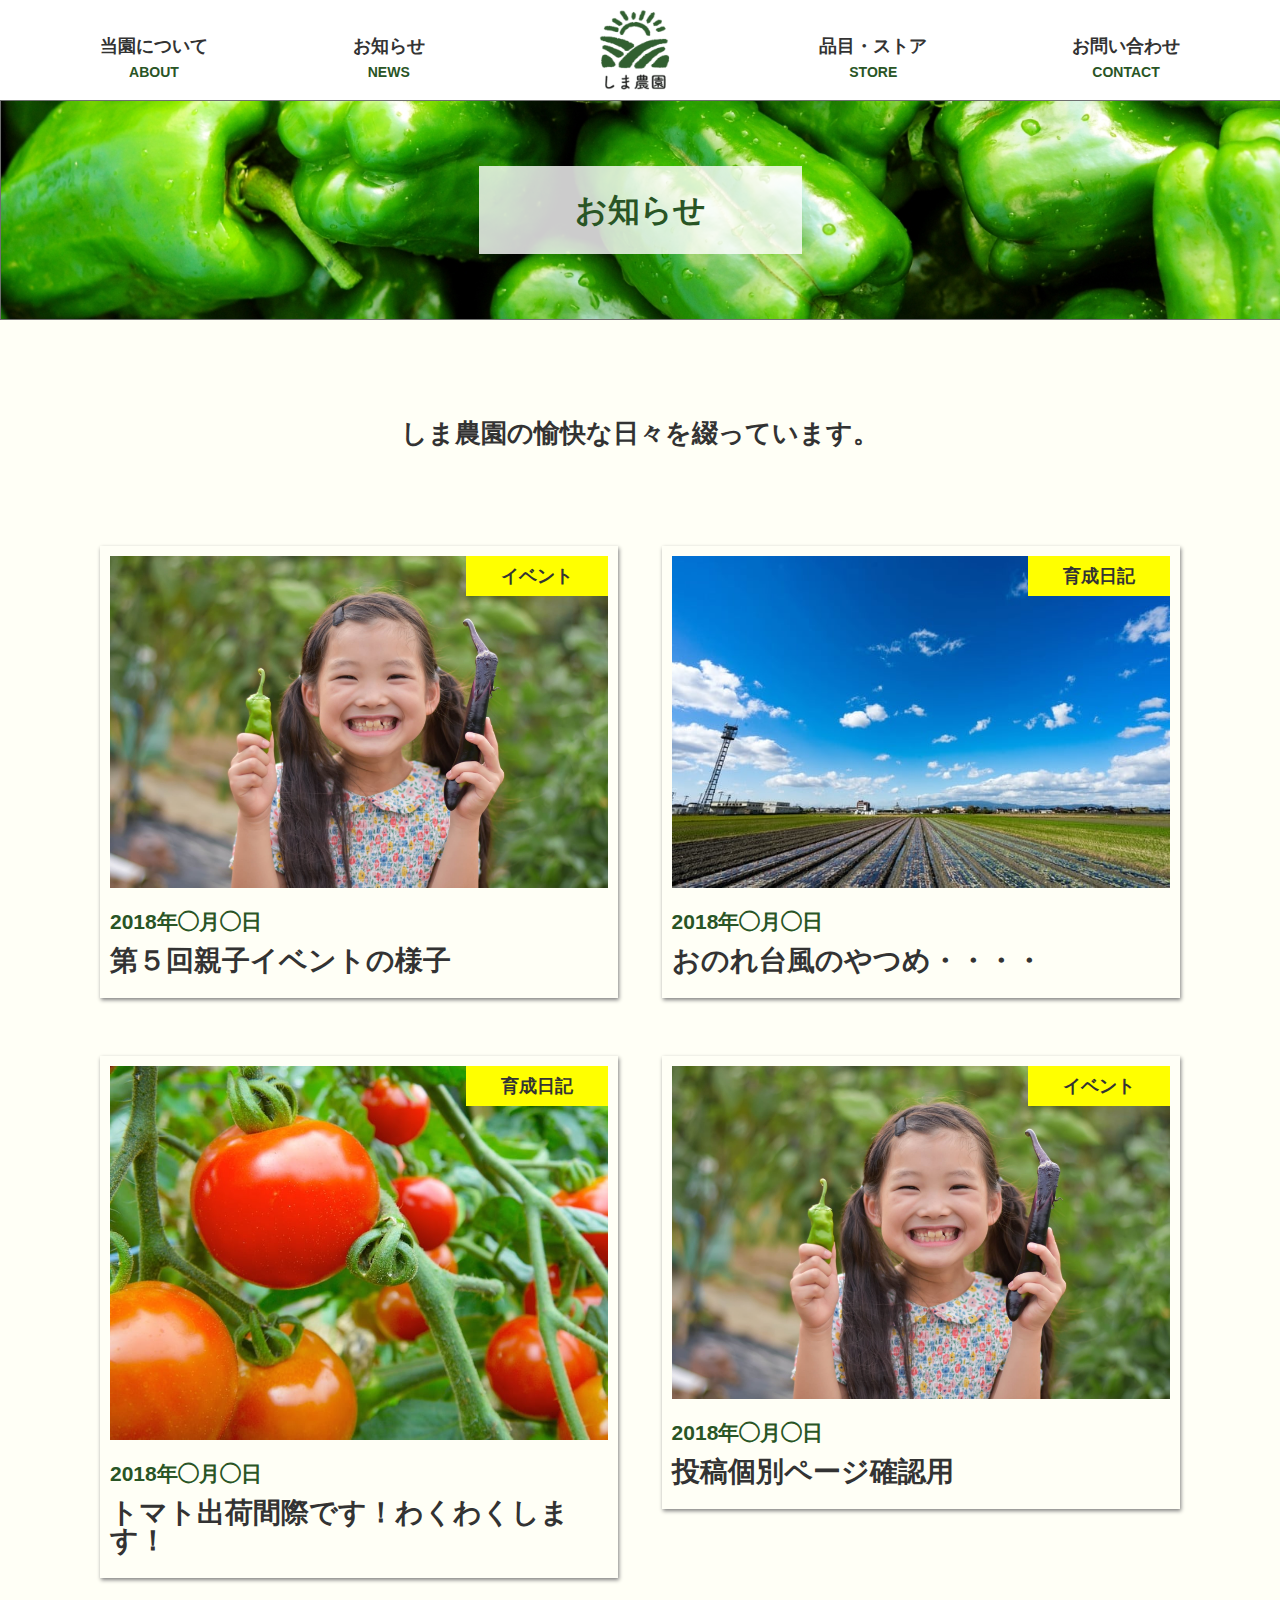
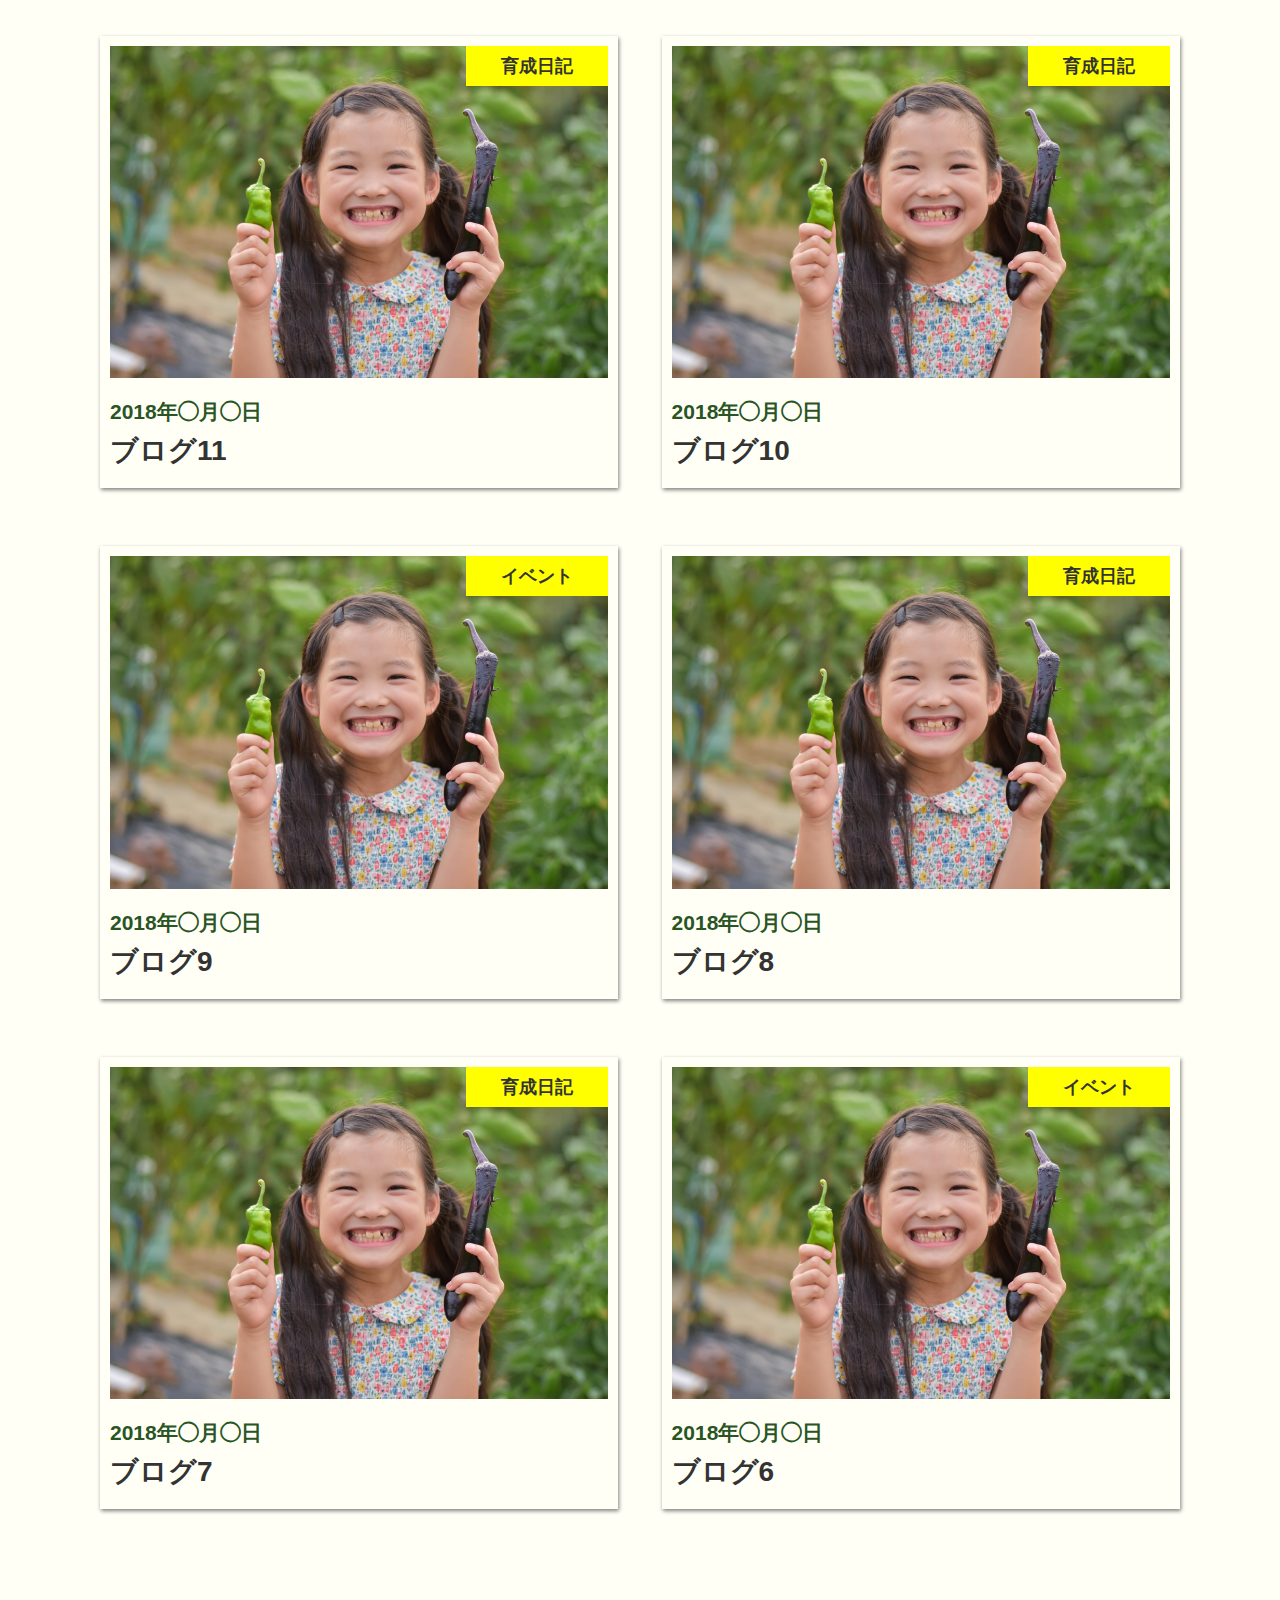
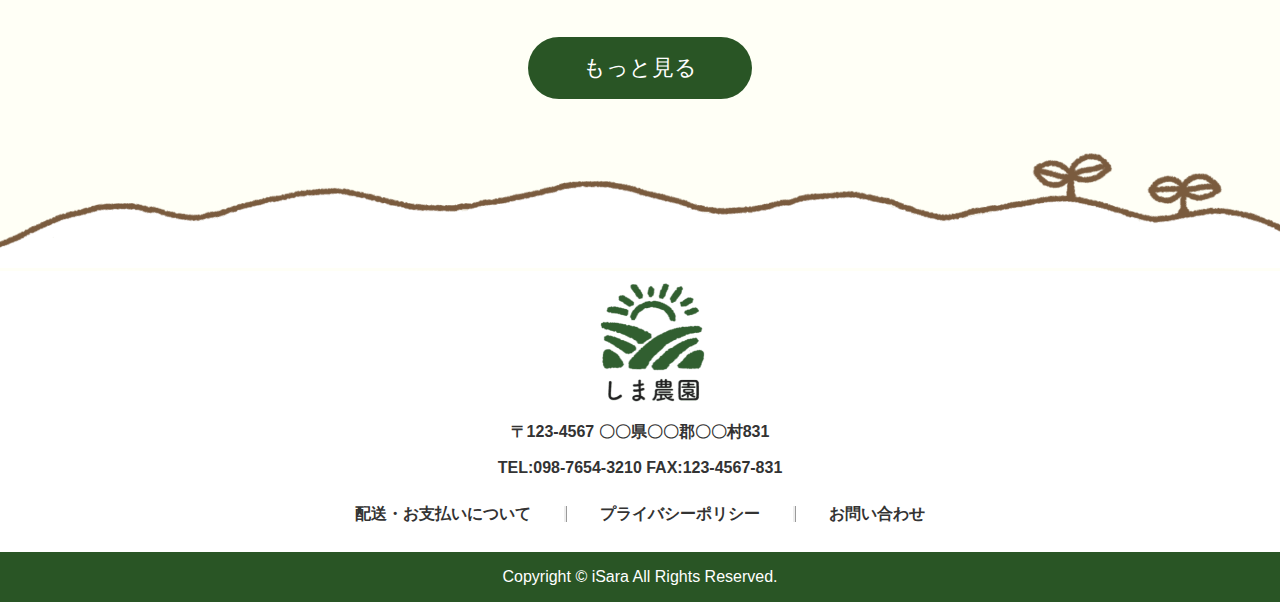
<file: news.html>
<!DOCTYPE html>
<html lang="ja">
<head>
  <meta charset="UTF-8">
  <meta http-equiv="X-UA-Compatible" content="IE=edge">
 <meta name="viewport" content="width=device-width, initial-scale=1">
  <title>農園サイト</title>
  <link href="https://use.fontawesome.com/releases/v5.6.1/css/all.css" rel="stylesheet">
  <link rel="stylesheet" type="text/css" href="./css/reset.css">
  <link rel="stylesheet" type="text/css" href="./css/style.css">
  <link rel="stylesheet" type="text/css" href="./css/responsive.css">
</head>
<body>
    <header>
        <div class="container">
            <nav class="header-navi flex">
                <div class="nav-menu">
                    <a href="about.html" class="nav-jp">当園について</a>
                    <a href="about.html" class="nav-en">ABOUT</a>
                </div>
                <div class="nav-menu">
                    <a href="news.html" class="nav-jp">お知らせ</a>
                    <a href="news.html" class="nav-en">NEWS</a>
                </div>
                <div class="nav-logo">
                    <a href="index.html">
                        <img  class="nav-img" src="img/top-img/header-logo.png" alt="ヘッダーナビゲーションのロゴ画像">
                    </a>
                </div>
                <div class="nav-menu">
                    <a href="store.html" class="nav-jp">品目・ストア</a>
                    <a href="store.html" class="nav-en">STORE</a>
                </div>
                <div class="nav-menu">
                    <a href="contact.html" class="nav-jp">お問い合わせ</a>
                    <a href="contact.html" class="nav-en">CONTACT</a>
                </div>
            </nav>
            <nav class="header-navi-responsive">
                <a href="index.html">
                    <img  class="nav-img" src="img/top-img/header-logo.png" alt="ヘッダーナビゲーションのロゴ画像">
                </a>
                <p><span class="fa fa-bars menu-icon"></span>MENU</p>
            </nav>
        </div>
    </header>
    <div class="top-news">
        <div class="container">
            <div class="top-message-Underlayer">
                <h1>お知らせ</h1>
            </div>
        </div>
    </div>
    <!-- 
    下層コンテンツ部分
     -->
    <div class="main-Underlayer">
        <div class="container">
            <div class="section-message-Underlayer">
                <p class="section-message-about-pc">しま農園の愉快な日々を綴っています。</p>
                <p class="section-message-about-res">しま農園の愉快な<br>日々を綴っています。</p>
            </div>
            <div class="blogs-Individual flex">
                <div class="blog-card">
                    <div class="blog-image blog-tag">
                        <img src="img/top-img/blog1.jpg" alt="記事1">
                        <p>イベント</p>
                    </div>
                    <p class="blog-date">2018年◯月◯日</p>
                    <p class="blog-title">第５回親子イベントの様子</p>
                </div>
                <div class="blog-card">
                    <div class="blog-image blog-tag">
                        <img src="img/top-img/blog2.jpg" alt="記事1">
                        <p>育成日記</p>
                    </div>
                    <p class="blog-date">2018年◯月◯日</p>
                    <p class="blog-title">おのれ台風のやつめ・・・・</p>
                </div>
                <div class="blog-card">
                    <div class="blog-image blog-tag">
                        <img src="img/top-img/blog3.jpg" alt="記事1">
                        <p>育成日記</p>
                    </div>
                    <p class="blog-date">2018年◯月◯日</p>
                    <p class="blog-title">トマト出荷間際です！わくわくします！</p>
                </div>
                <div class="blog-card">
                    <div class="blog-image blog-tag">
                        <img src="img/top-img/blog1.jpg" alt="記事1">
                        <p>イベント</p>
                    </div>
                    <p class="blog-date">2018年◯月◯日</p>
                    <p class="blog-title">投稿個別ページ確認用</p>
                </div>
                <div class="blog-card">
                    <div class="blog-image blog-tag">
                        <img src="img/top-img/blog1.jpg" alt="記事1">
                        <p>育成日記</p>
                    </div>
                    <p class="blog-date">2018年◯月◯日</p>
                    <p class="blog-title">ブログ11</p>
                </div>
                <div class="blog-card">
                    <div class="blog-image blog-tag">
                        <img src="img/top-img/blog1.jpg" alt="記事1">
                        <p>育成日記</p>
                    </div>
                    <p class="blog-date">2018年◯月◯日</p>
                    <p class="blog-title">ブログ10</p>
                </div>
                <div class="blog-card">
                    <div class="blog-image blog-tag">
                        <img src="img/top-img/blog1.jpg" alt="記事1">
                        <p>イベント</p>
                    </div>
                    <p class="blog-date">2018年◯月◯日</p>
                    <p class="blog-title">ブログ9</p>
                </div>
                <div class="blog-card">
                    <div class="blog-image blog-tag">
                        <img src="img/top-img/blog1.jpg" alt="記事1">
                        <p>育成日記</p>
                    </div>
                    <p class="blog-date">2018年◯月◯日</p>
                    <p class="blog-title">ブログ8</p>
                </div>
                <div class="blog-card">
                    <div class="blog-image blog-tag">
                        <img src="img/top-img/blog1.jpg" alt="記事1">
                        <p>育成日記</p>
                    </div>
                    <p class="blog-date">2018年◯月◯日</p>
                    <p class="blog-title">ブログ7</p>
                </div>
                <div class="blog-card">
                    <div class="blog-image blog-tag">
                        <img src="img/top-img/blog1.jpg" alt="記事1">
                        <p>イベント</p>
                    </div>
                    <p class="blog-date">2018年◯月◯日</p>
                    <p class="blog-title">ブログ6</p>
                </div>
            </div>
            <div class="more">
                <a class="btn" href="#">もっと見る</a>
            </div>
         </div>
        <div class="section-end-Underlayer">
            <img src="img/top-img/footer-bg.png" alt="セクション分割">
        </div>
    </div>
    <!-- 
    下層コンテンツ部分終了
     -->
    <div class="gloabal-footer">
        <div class="container">
            <div class="nav-logo">
                <img  class="nav-img-footer" src="img/top-img/header-logo.png" alt="ヘッダーナビゲーションのロゴ画像">
            </div>
            <p>〒123-4567 〇〇県〇〇郡〇〇村831</p>
            <p>TEL:098-7654-3210  FAX:123-4567-831</p>
            <nav class="footer-navi flex">
                <p>配送・お支払いについて</p>
                <p class="footer-navi-p">プライバシーポリシー</p>
                <p>お問い合わせ</p>
            </nav>
        </div>
    </div>
    <footer>
        <div class="container">
            <p>Copyright ©︎ iSara All Rights Reserved.</p>
        </div>    
    </footer>
    
</body>
</html>
</file>
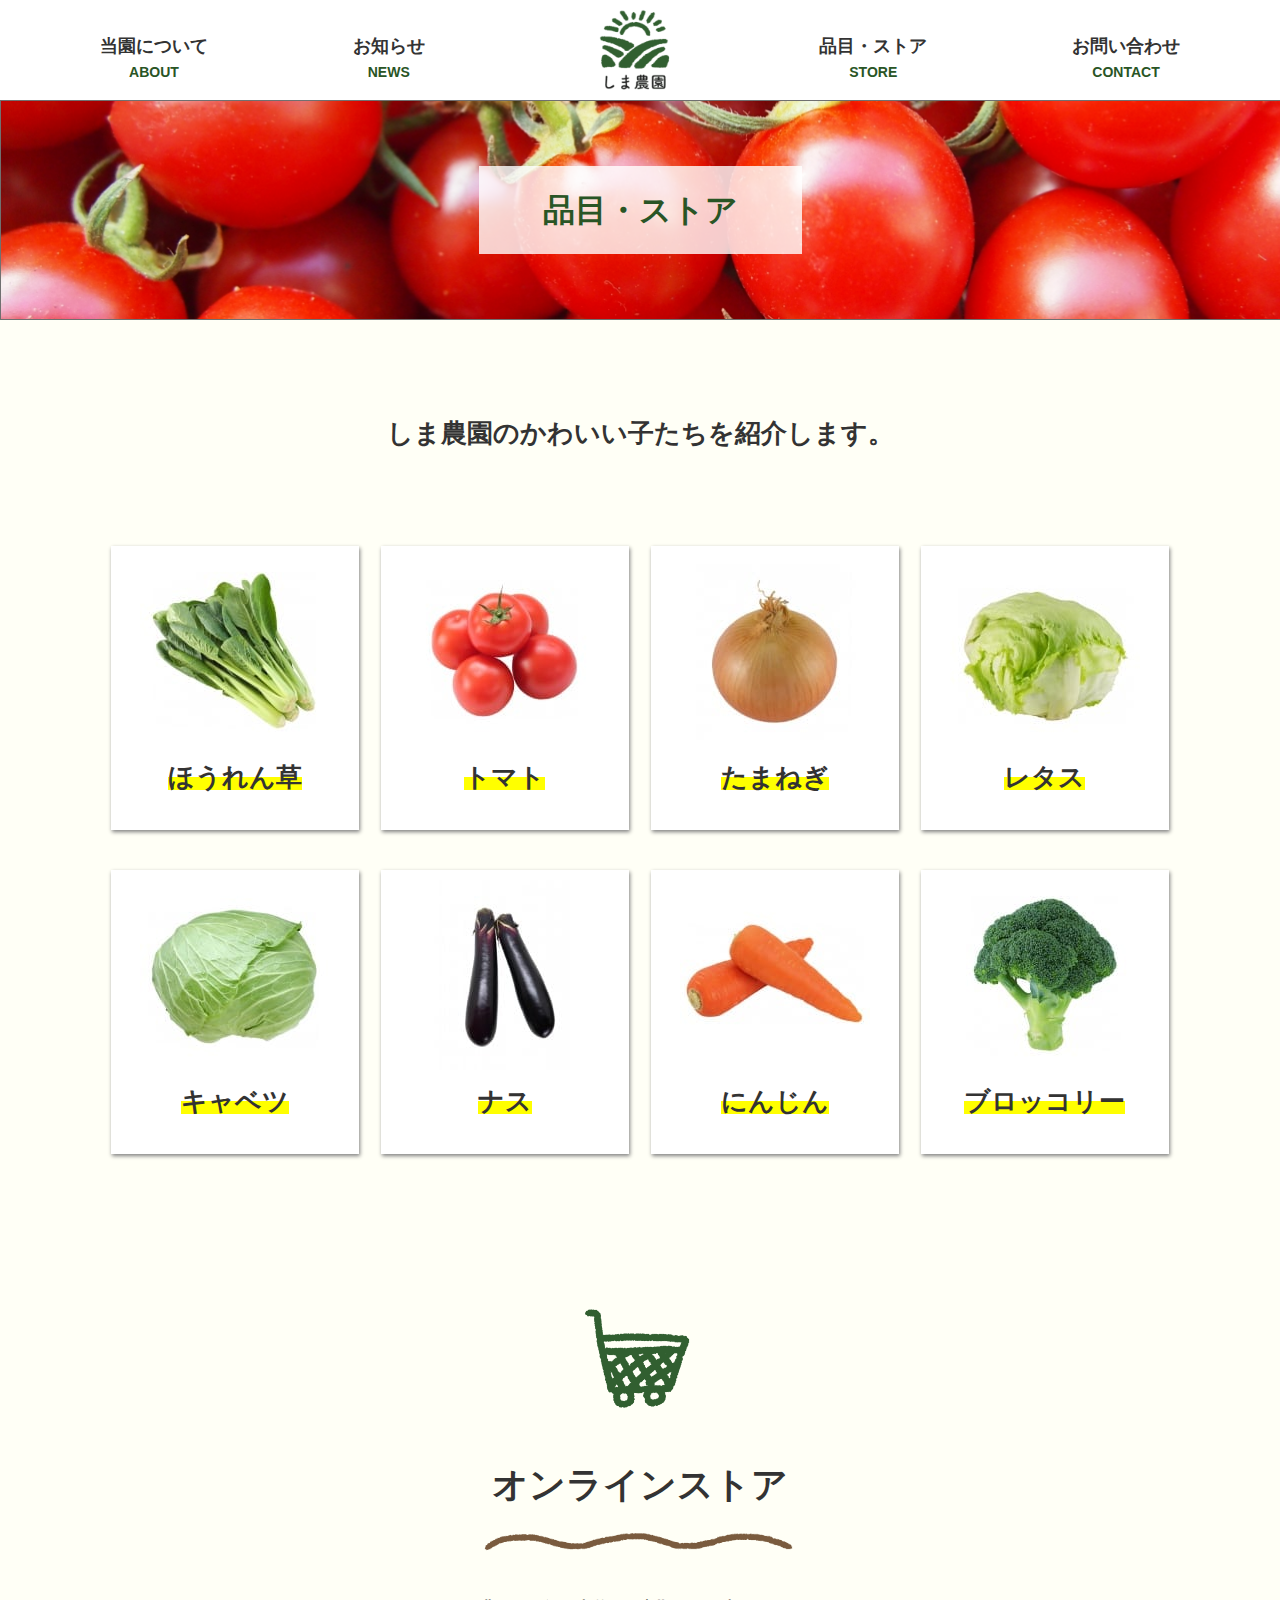
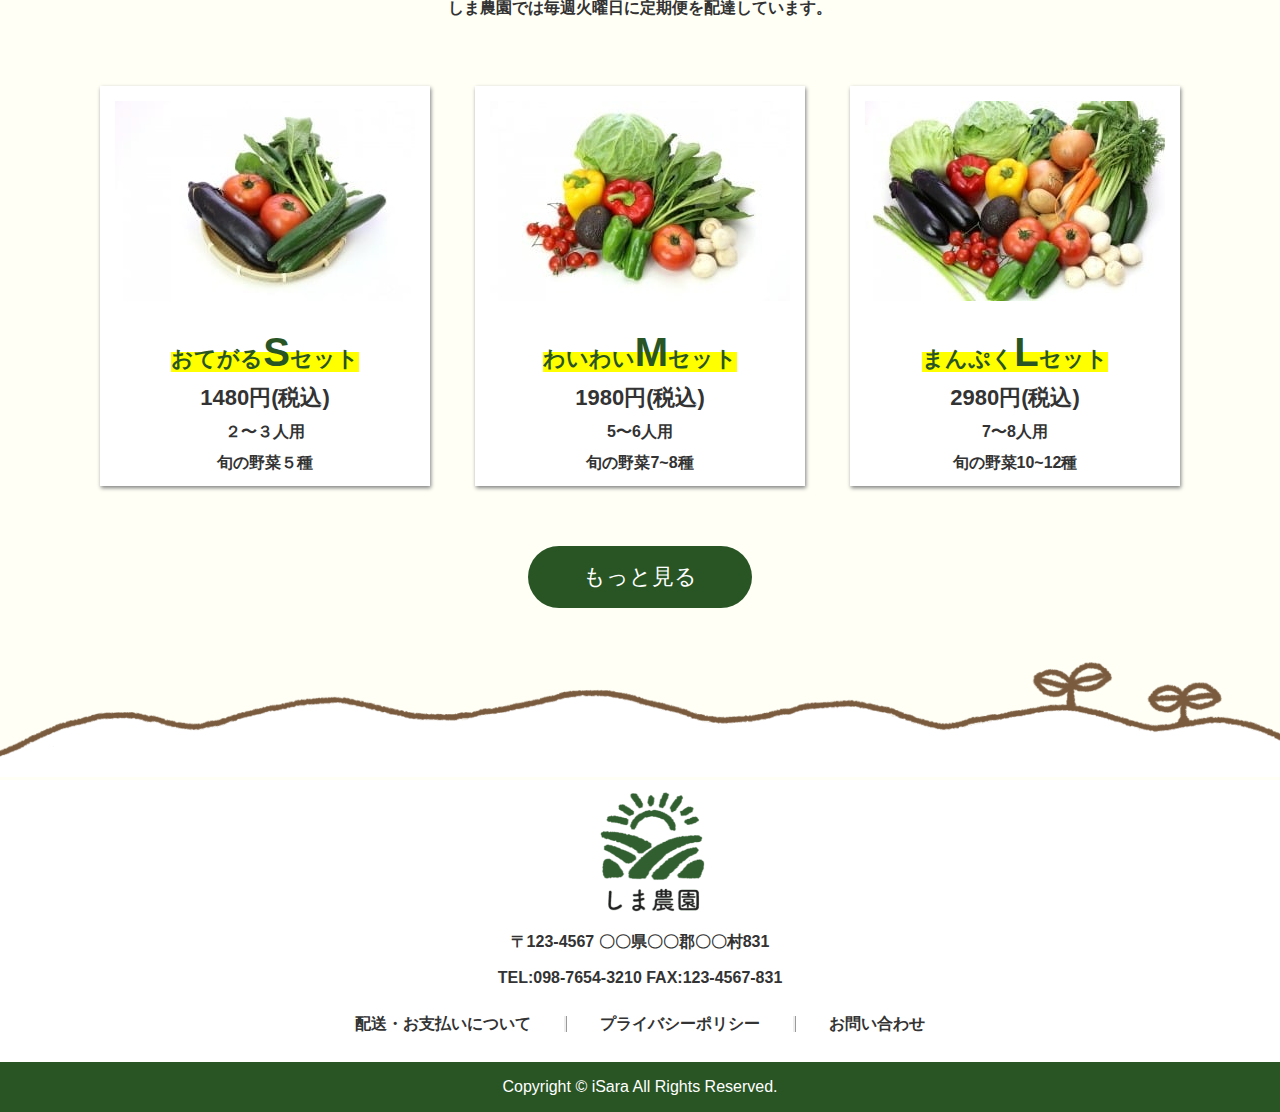
<file: store.html>
<!DOCTYPE html>
<html lang="ja">
<head>
  <meta charset="UTF-8">
  <meta http-equiv="X-UA-Compatible" content="IE=edge">
 <meta name="viewport" content="width=device-width, initial-scale=1">
  <title>農園サイト</title>
  <link href="https://use.fontawesome.com/releases/v5.6.1/css/all.css" rel="stylesheet">
  <link rel="stylesheet" type="text/css" href="./css/reset.css">
  <link rel="stylesheet" type="text/css" href="./css/style.css">
  <link rel="stylesheet" type="text/css" href="./css/responsive.css">
</head>
<body>
    <header>
        <div class="container">
            <nav class="header-navi flex">
                <div class="nav-menu">
                    <a href="about.html" class="nav-jp">当園について</a>
                    <a href="about.html" class="nav-en">ABOUT</a>
                </div>
                <div class="nav-menu">
                    <a href="news.html" class="nav-jp">お知らせ</a>
                    <a href="news.html" class="nav-en">NEWS</a>
                </div>
                <div class="nav-logo">
                    <a href="index.html">
                        <img  class="nav-img" src="img/top-img/header-logo.png" alt="ヘッダーナビゲーションのロゴ画像">
                    </a>
                </div>
                <div class="nav-menu">
                    <a href="store.html" class="nav-jp">品目・ストア</a>
                    <a href="store.html" class="nav-en">STORE</a>
                </div>
                <div class="nav-menu">
                    <a href="contact.html" class="nav-jp">お問い合わせ</a>
                    <a href="contact.html" class="nav-en">CONTACT</a>
                </div>
            </nav>
            <nav class="header-navi-responsive">
                <a href="index.html">
                    <img  class="nav-img" src="img/top-img/header-logo.png" alt="ヘッダーナビゲーションのロゴ画像">
                </a>
                <p><span class="fa fa-bars menu-icon"></span>MENU</p>
            </nav>
        </div>
    </header>
    <div class="top-store">
        <div class="container">
            <div class="top-message-Underlayer">
                <h1>品目・ストア</h1>
            </div>
        </div>
    </div>
    <!-- 
    下層コンテンツ部分
     -->
    <div class="main-Underlayer">
        <div class="container">
            <div class="section-message-Underlayer">
                <p class="section-message-about-pc">しま農園のかわいい子たちを紹介します。</p>
                <p class="section-message-about-res">しま農園のかわいい<br>子たちを紹介します。</p>
            </div>
            <div class="Vegetables flex">
                    <div class="Vegetable">
                        <div class="Vegetable-icon">
                            <img src="img/kind1.jpg" alt="ほうれん草">
                        </div>
                        <p class="Vegetable-name"><span class="underbar">ほうれん草</span></p>
                    </div>
                    <div class="Vegetable">
                        <div class="Vegetable-icon">
                            <img src="img/kind2.jpg" alt="トマト">
                        </div>
                        <p class="Vegetable-name"><span class="underbar">トマト</span></p>
                    </div>
                    <div class="Vegetable">
                        <div class="Vegetable-icon">
                            <img src="img/kind3.jpg" alt="たまねぎ">
                        </div>
                        <p class="Vegetable-name"><span class="underbar">たまねぎ</span></p>
                    </div>
                    <div class="Vegetable">
                        <div class="Vegetable-icon">
                            <img src="img/kind4.jpg" alt="レタス">
                        </div>
                        <p class="Vegetable-name"><span class="underbar">レタス</span></p>
                    </div>
                    <div class="Vegetable">
                        <div class="Vegetable-icon">
                            <img src="img/kind5.jpg" alt="キャベツ">
                        </div>
                        <p class="Vegetable-name"><span class="underbar">キャベツ</span></p>
                    </div>
                    <div class="Vegetable">
                        <div class="Vegetable-icon">
                            <img src="img/kind6.jpg" alt="ナス">
                        </div>
                        <p class="Vegetable-name"><span class="underbar">ナス</span></p>
                    </div>
                    <div class="Vegetable">
                        <div class="Vegetable-icon">
                            <img src="img/kind7.jpg" alt="にんじん">
                        </div>
                        <p class="Vegetable-name"><span class="underbar">にんじん</span></p>
                    </div>
                    <div class="Vegetable">
                        <div class="Vegetable-icon">
                            <img src="img/kind8.jpg" alt="ブロッコリー">
                        </div>
                        <p class="Vegetable-name"><span class="underbar">ブロッコリー</span></p>
                    </div>
                    
                    
                </div>
                <div class="heading">
                        <img class="heading-logo" src="./img/top-img/h-icon-3.png" alt="コンセプトロゴ">
                        <p class="heading-tile">オンラインストア</p>
                        <img class="heading-underbar" src="./img/top-img/heading-bg.png" alt="セクションタイトル下線">
                    </div>
                    <div class="section-message">
                        <p class="section-message-about-pc">しま農園では毎週火曜日に定期便を配達しています。</p>
                        <p class="section-message-about-res">しま農園では毎週火曜日に<br>定期便を配達しています。</p>
                    </div>
                    <div class="stores flex">
                        <div class="store">
                            <div class="store-icon">
                                <img src="img/top-img/store1.jpg" alt="sセット">
                            </div>
                            <p class="set-name"><span class="underbar">おてがる<span class="learge-font">S</span>セット</span></p>
                            <p class="set-value">1480円(税込)</p>
                            <p>２〜３人用</p>
                            <p>旬の野菜５種</p>
                        </div>
                        <div class="store">
                            <div class="store-icon">
                                <img src="img/top-img/store2.jpg" alt="sセット">
                            </div>
                            <p class="set-name"><span class="underbar">わいわい<span class="learge-font">M</span>セット</span></p>
                            <p class="set-value">1980円(税込)</p>
                            <p>5〜6人用</p>
                            <p>旬の野菜7~8種</p>
                        </div>
                        <div class="store">
                            <div class="store-icon">
                                <img src="img/top-img/store3.jpg" alt="sセット">
                            </div>
                            <p class="set-name"><span class="underbar">まんぷく<span class="learge-font">L</span>セット</span></p>
                            <p class="set-value">2980円(税込)</p>
                            <p>7〜8人用</p>
                            <p>旬の野菜10~12種</p>
                        </div>
                    </div>
            <div class="more">
                <a class="btn" href="#">もっと見る</a>
            </div>
         </div>
        <div class="section-end-Underlayer">
            <img src="img/top-img/footer-bg.png" alt="セクション分割">
        </div>
    </div>
    <!-- 
    下層コンテンツ部分終了
     -->
    <div class="gloabal-footer">
        <div class="container">
            <div class="nav-logo">
                <img  class="nav-img-footer" src="img/top-img/header-logo.png" alt="ヘッダーナビゲーションのロゴ画像">
            </div>
            <p>〒123-4567 〇〇県〇〇郡〇〇村831</p>
            <p>TEL:098-7654-3210  FAX:123-4567-831</p>
            <nav class="footer-navi flex">
                <p>配送・お支払いについて</p>
                <p class="footer-navi-p">プライバシーポリシー</p>
                <p>お問い合わせ</p>
            </nav>
        </div>
    </div>
    <footer>
        <div class="container">
            <p>Copyright ©︎ iSara All Rights Reserved.</p>
        </div>    
    </footer>
    
</body>
</html>
</file>
<file: css/style.css>
*{
    box-sizing: border-box;
  }
  
  body {
    font-family: "游ゴシック Medium", "Yu Gothic Medium", "游ゴシック体", YuGothic, sans-serif;
    /* max-width:1280px; */
    /* bodyにmax-widthを指定することはあまりやらない */
    margin: 0 auto;
  }
  
  li {
    list-style: none;
  }
  
  a {
    text-decoration: none;
  }

  p{
      color: #333333;
  }

/* ==============================================================
トップページと共通箇所のCSS
コンテナ(全ページ共通)
ヘッダー(全ページ共通)
トップ
コンセプト
こだわり
オンラインストア            store(品目・ストア)
お知らせ                   news(お知らせ)
季節イベント
ギャラリー
グローバルフッター(全ページ共通)

↓↓↓個別ページ用CSS
下層トップ
下層コンテンツ

about(当園について)
news(お知らせ)
store(品目・ストア)
contact(お問い合わせ)
============================================================   */

/* コンテナ */

.container{
    max-width:1080px;
    width: 100%;
    height:100%;
    margin: 0 auto;
}

/* ヘッダー */

header{
    width: 100%;
    height:100px;
    background-color:white;
    position: fixed;
    top: 0px;
    left: 0px;
    z-index: 10;
}

.header-navi-responsive{
    display: none;
}

.flex{
    display: flex;
    
}

nav{
    justify-content: space-between;
}

.nav-menu{
    padding-top: 37px;
    text-align: center;
}

.nav-jp{
    font-size: 18px;
    padding-bottom: 10px;
    font-weight: bold;
    color: #333333;
    display: block;
}
.nav-en{
    font-size: 14px;
    color: #295525;
    font-weight: bold;
    display: block;
}

.nav-logo{
    padding-top: 6px;
    padding-left:25px;
}

.nav-img{
    width: 80px;
}

/* トップ */
.top{
    background-image: url(../img/top-img/mv.jpg);
    width: 100%;
    height: 925px;
    background-size: cover;
    /* text-align: right; */
}

.top-message{
    position: relative;
    top: 225px;
    /* float:right; */
    display : block;
    /* left: 100%; */
    margin-right: 0;
    margin-left: auto;
    right: 100px;
    writing-mode: vertical-rl;
    width: 100px;
    
}


.top-message-resposive{
    display: none;
}

.top-message h1{
    color: #295525;
    font-size: 32px;
    padding:30px 24px;
    margin-left: 25px;
    background-color: rgb(255, 255, 255, 0.8);
    display: inline-block;
    letter-spacing: 14px;
    
}


/* こだわり */

.section-message{
    font-size: 16px;
    font-weight: bold;
    text-align: center;
    margin: 40px 0 70px 0;
}

.underbar{
    background: linear-gradient(transparent 50%, yellow 20%);
    display: inline-block;
}

.heading{
    text-align: center;
    padding-top: 100px;
}

.heading p{
    font-size: 36px;
    font-weight: bold;
    margin: 40px 0 25px 0;
}

.heading-logo{
    width: 130px;
    height: 130px;
}

.concept-message{
    text-align: center;
    font-weight: bold;
    font-size: 26px;
    line-height: 65px;
    padding-top: 70px;
    padding-bottom: 40px;
}

.section-end-yellow img{
    width: 100%;
    /* transform:rotate(180deg);
    background-color: #FFFDF6; */
}

.section-end-white img{
    width: 100%;
}

.commit-section{
    background-color: #FFFDF6;
}


/* commit-groupe-left 左寄せのもの */

.commit-groupe-left{
    padding-bottom: 60px;
}

.commit-groupe-right{
    padding-bottom: 60px;
}

.commit-line-left{
    padding-top: 20px;
    padding-right: 12px;
}

.commit-line-right{
    padding-top: 20px;
    padding-left: 12px;
    margin-left: auto;
    margin-right: 0;
}

.commit-image-right{
    padding-right: 45px;
}

.commit-icon{
    height: 120px;
    margin-bottom: 36px;
}

.commit-icon img{
    padding-right: 25px;
}

.commit-title{
    padding-right: 25px;
}

.commit-title{
    font-weight: bold;
}

.commit-icon p{
    font-size: 32px;
    line-height: 54px;
}

.commit-message{
    width: 420px;
    height: 200px;
}

.commit-message p{
    font-size: 18px;
    line-height: 31px;
}

/* オンラインストア */
.stores{
    justify-content: space-between;
}

.stores p{
    font-weight: bold;
    padding-bottom: 15px;
}

.set-name{
    font-size: 22px;
    font-weight: bold;
    color: #295525;
    /* line-height: 37px; */
    padding-bottom: 30px;
}

.set-value{
    font-size: 22px;
    font-weight: bold;
    /* line-height: 34px; */
    padding-bottom: 25px;
}

.learge-font{
    font-size: 40px;
}

.store{
    min-width: 330px;
    background-color: #ffffff;
}

.store-icon img{
    width: 100%;
    padding: 15px 15px 28px 15px ;
}

.stores{
    margin-bottom: 60px;
}

.store{
    text-align: center;
    width: 30%;
    /* height: 420px; */
    box-shadow: 1px 2px 4px gray;
}

.more{
    text-align:center;
    padding-bottom: 40px;
}

.btn{
    background-color: #295525;   
    display: inline-block;
    border-radius: 90px;
    padding:0 55px;
    line-height: 62px;
    font-size: 22px;
    color:white;
}

.instabtn{
    padding:0 27px;
}

/* お知らせ */

.blog-section{
    background-color: #FFFDF6;
}

.blogs{
    justify-content: space-between;
    align-items: flex-start;
    padding-bottom:70px;
}

.blog-card-index{
    top :0;
    width: 31%;
    box-shadow: 1px 2px 4px gray;
}

.blog-image{
    position: relative;
}

.blog-image img{
    width: 100%;
    padding: 10px 10px 20px 10px;
}

.blog-image p{
    position: absolute;
    top: 10px;
    right:10px;
    padding: 4px 17px;
    background-color: yellow;
    font-size: 12px;
    font-weight: bold;
}

.blog-date{
    color: #295525;
    font-size: 14px;
    font-weight: bold;
    padding-left: 10px;
    padding-bottom: 15px;
}

.blog-title{
    font-size: 18px;
    font-weight: bold;
    padding-left: 10px;
    padding-bottom: 15px;
}

/* 季節イベント */

.seasons{
    justify-content: space-between;
    /* border-style: 5px dashed black; */
    border: dashed;
    padding:70px 24px 78px 24px;
}

.season{
    text-align: center;
    width: 202px;
}

.season-icon{
    position: relative;
    padding-bottom: 20px;
}

/* .season-photo{
    position: relative;
} */

.season-image{
    position: absolute;
    top: 38px;
    left: 49px;
}

.season-name{
    font-size: 36px;
    font-weight: bold;
    color: #295525;
    padding-bottom: 40px;
}

.season-event{
    font-size: 18px;
    font-weight: bold;
}

.season-right{
    padding-top: 57px;
    
}


/* ギャラリー */

.gallery-section{
    background-color: #FFFDF6;
}

.galleries{
    padding:0 65px;
    margin-top: 70px;
    margin-bottom: 60px;
}

.gallery-card{
    flex-wrap: wrap;
    justify-content: space-between;
}

.gallery-image{
    width: 300px;
    height: 300px;
    /* width: 30%; */
    object-fit: cover; 
    margin-bottom: 27px;
}

.section-end img{
    width: 100%;
}

/* グローバルフッター */

.nav-img-footer{
    width: 120px;
}

.gloabal-footer{
    text-align: center;
}

.gloabal-footer p{
    font-size: 16px;
    font-weight: bold;
    padding: 10px 0;
}

.footer-navi{
    padding-top: 20px;
    padding-bottom: 30px;  
    /* width: 620px; */
    /* width: 50%; */
    /* text-align: center; */
    justify-content: center;
}

.footer-navi p{
    padding: 0 33px;
}

.footer-navi-p{
    border-left: ridge;
    border-right: ridge;
}

/* フッター */

footer{
    width: 100%;
    text-align: center;
    background-color:#295525;
    height: 50px;
}

footer p{
    color: #ffffff;
    line-height: 50px;
}


/* ==============================================================
下層共通
============================================================   */
.main-Underlayer{
    background-color: #FFFFF6;
    /* height: 500px; */
}

.section-end-Underlayer{
    background-color: #FFFFF6;
}

.section-end-Underlayer img{
    width: 100%;
}

.section-message-Underlayer{
    font-size: 26px;
    font-weight: bold;
    text-align: center;
    padding: 100px 0;
}

/* ==============================================================
about(当園について)
============================================================   */
.section-message-about-res{
    display: none;
}

.top-about{
    background-image: url(../img/top-about.png);
    /* position: relative;
    top: 100px; */
    margin-top: 100px;
    height: 220px;
    width: 100%;
    background-size: cover;
    background-repeat:no-repeat;
    text-align: center;
}

.top-message-Underlayer{
    position: relative;
    top: 66px;
    font-size: 32px;
    color: #295525;
    padding: 28px 60px;
    background-color: rgb(255, 255, 255, 0.8);
    display: inline-block;
    width: 323px;
    height: 88px;
}

.about-content{
    padding-top: 100px;
}

.about-content img{
    padding-right: 34px;
}

.about-message p{
    font-size: 26px;
    font-weight: bold;
    line-height: 42px;
}

.company-content{
    justify-content: space-between;
}

.corn-left{
    margin-right: 0;
    margin-left: auto;
    padding-right: 45px;
}
.corn-right{
    margin-right: auto;
    margin-left: 0;
    padding-left: 45px;
}

.conpany-Introductions{
    width: 376px;
}

.conpany-Intro p{
    margin-right: auto;
    margin-left: 0;
    font-size: 22px;
}

.conpany-Intro-item{
    width: 178px;
}

.conpany-Intro h2{
    margin-right: auto;
    margin-left: 0;
    margin-bottom: 50px;
    font-size: 26px;
    color: #333333;
}

.company-content{
    padding-bottom: 100px;
}


/* ==============================================================
news(お知らせ)
============================================================   */

.top-news{
    background-image: url(../img/top-news.png);
    /* position: relative;
    top: 100px; */
    margin-top: 100px;
    height: 220px;
    width: 100%;
    background-size: cover;
    background-repeat:no-repeat;
    text-align: center;
}

/* .news-message p{
    text-align: center;
    padding-top: 100px;
    padding-bottom: 100px;
} */

.blogs-Individual{
    justify-content: space-between;
    align-items: flex-start;
    padding-bottom:70px;
    flex-wrap: wrap;
}

.blog-card{
    width: 48%;
    margin-bottom: 58px;
    box-shadow: 1px 2px 4px gray;
}

.blog-card .blog-date{
    font-size: 21px;
}

.blog-card .blog-title{
    font-size: 28px;
    width: 500px;
    padding-bottom: 23px;
}

.blog-tag p{
    position: absolute;
    top: 10px;
    right:10px;
    padding: 11px 35px;
    font-size: 18px;
}


/* ==============================================================
store(品目・ストア)
============================================================   */

.top-store{
    background-image: url(../img/top-store.png);
    /* position: relative;
    top: 100px; */
    margin-top: 100px;
    height: 220px;
    width: 100%;
    background-size: cover;
    background-repeat:no-repeat;
    text-align: center;
}

.Vegetables{
    /* justify-content: space-between; */
    /* justify-content: flex-end; */
    flex-wrap: wrap;
}

.Vegetable{
    text-align: center;
    box-shadow: 1px 2px 4px gray;
    background-color: #ffffff;
    width: 23%;
    min-width: 248px;
    margin: 0 auto;
    margin-bottom: 40px;
}

.Vegetable-icon img{
    padding: 10px 10px 15px 10px;
}

.Vegetable-name{
    font-size: 26px;
    font-weight: bold;
    padding-bottom: 40px;
}



/* ==============================================================
contact(お問い合わせ)
============================================================   */

.top-contact{
    background-image: url(../img/top-contact.png);
    /* position: relative;
    top: 100px; */
    margin-top: 100px;
    height: 220px;
    width: 100%;
    background-size: cover;
    background-repeat:no-repeat;
    text-align: center;
}

.contact-forms{
    margin:0 auto;
    width: 500px;
}

.contact-form p{
    text-align: left;
    font-size: 28px;
    font-weight: bold;
    margin-bottom: 20px;
}

.input-area{
    font-size: 21px;
    width: 100%;
    height: 34px;
    margin-bottom: 30px;
    border: 1px solid #333333;
}

.input-round{
    border-radius: 100px;
}

.radio{
    padding-left: 21px;
}

.radio p{
    font-size: 21px;
    font-weight: normal;
    padding-left: 10px;
}

.text-area{
    font-size: 21px;
    width: 100%;
    height: 98px;
    margin-bottom: 60px;
    border: 1px solid #333333;
}

.submit{
    padding: 0 97px;
}
</file>
<file: css/responsive.css>
/* トップページ */
/* PCサイズ中の場合は以下を適用する:1180px以下 */

@media all and (max-width: 1180px) {
    .container{
        width: 880px;
    }

    .commit-content{
        margin: 0 auto;
    }

    .Ivy-image{
        display: none;
    }

    .commit-line-right{
        margin-left: 0;
    }

    .commit{
        flex-wrap: wrap-reverse;
        justify-content: center;
    }
    
    .commit-content{
        justify-content: center;
    }

    .commit-content{
        width: 500px;
    }

    .commit-message {
        width: 100%;
        height: 100%;
        
    }

    .commit-rgiht{
        flex-wrap: wrap;
        justify-content: center;
    }

    .commit-image{
        padding-bottom: 30px;
    }

    .commit-image-right{
        padding-right: 0;
    }

    .stores{
        flex-wrap: wrap;
    }

    .store{
        margin: 0 auto;
        margin-bottom: 30px;
    }

    .blogs{
        flex-wrap: wrap;
        padding-bottom: 0;
    }

    .blog-card-index{
        width: 70%;
        margin: 0 auto;
        margin-bottom: 80px;
    }
    .blog-card{
        width: 70%;
        margin: 0 auto;
        margin-bottom: 80px;
    }

    .seasons{
        flex-direction: column;
        width: 328px;
        margin: 0 auto;
        padding: 27px 60px;
    }

    .season{
        margin: 0 auto;
    }

    .season p{
        padding-bottom: 10px;
    }

    .season-right{
        transform: rotate(90deg);
        width: 50px;
        /* height: 60px; */
        padding-top: 0;
        margin: 0 auto;
    }

    /* .gallery-image{
        margin: 0 auto;
        margin-bottom: 75px;
    } */

    .gallery-image{
        width: 230px;
        height: 230px;
        object-fit: cover; 
        margin-bottom: 27px;
    }

    /* ==============================================================
    about(当園について)
    ============================================================   */

    .about-content{
        flex-wrap: wrap;
    }

    .about-content img{
        margin: 0 auto; 
        padding-right: 0;
    }

    .about-message{
        margin: 0 auto; 
        text-align: center;
        margin-top: 60px;
    }



}




/* トップページ */
/* タブレットの場合は以下を適用する:880px以下 */

@media all and (max-width: 880px) {
    .container{
        width: 680px;
    }

    .gallery-image{
        width: 110px;
        height: 110px;
        object-fit: cover; 
        margin-bottom: 7px;
    }

    .galleries{
        padding:0 0;
        width: 340px;
        margin: 0 auto;
    }

    .footer-navi{
        flex-wrap: wrap;
    }
    .footer-navi p{
        width: 100%;
        padding-bottom: 12px;
    }
    .footer-navi-p{
        border:none;
    }
    .nav-img-footer{
        width: 90px;
        height: 100px;
        margin-right: 20px;
    }

    .blog-card{
        width: 100%;
    }

    .blog-card .blog-title{
        font-size: 18px;
        width: 90%;
        padding-bottom: 23px;
    }
    .blog-card .blog-date{
        font-size: 14px;
    }

    
}

/* トップページ */
/* タブレットサイズ小の場合は以下を適用する:680px以下 */

@media all and (max-width: 680px) {
    .container{
        width: 90%;
    }

    .heading{
        padding-top: 60px;
    }

    .top{     
        background-size: contain;
        background-repeat: no-repeat;
        width: 100%;
        height: 423px;
    } 

    /* .top{
        display: none;
    } */

    .top-bkimage-resposive{
        width: 60px;
        height: 60px;
    }

    /* .top-bkimage-resposive img{
        width: 680px;
    } */

    .top-message{
        display: none;
    }

    .top-message-resposive{
        display: block;
        margin:0 auto ;
        /* text-align: center; */
        /* padding-top: 40px; */
        width: 150px;
        font-size: 18px;
    }

    .top-message-resposive h1{
        color: #295525;
        font-size: 16px;
        /* margin-left: 25px; */
        /* background-color: rgb(255, 255, 255, 0.8); */
        /* display: inline-block; */
        /* letter-spacing: 5px; */
        letter-spacing: 0px;
        line-height: 31px;
    }

    header{
        height: 65px;
    }

    .header-navi{
        display: none;
    }

    .header-navi-responsive{
        display: block;
        /* line-height: 100px; */
        /* text-align: right; */
        /* height: 65px; */
        display: flex;
        padding: 3.5px 0;
        width: 100%;
    }

    .header-navi-responsive img{
        width: 50px;
        height: 56px;
    }

    .header-navi-responsive p{
        font-size: 12px;
        color: #295525;
        text-align: center;
        
    }

    .menu-icon{
        display: flex;
        flex-wrap: wrap;
        font-size: 38px;
    }

    .commit-icon img{
        width: 60px;
        height: 60px;
        padding: 0;
        margin-right: 10px;
        
    }

    .commit-icon{
        margin-bottom: 0px;
    }

    .commit-image img{
        width: 100%;
    }

    .commit-title{
        height: 68px;
    }

    .commit-title p{
        font-size: 20px;
        letter-spacing: 0px;
        line-height: 34px;
    }

    .concept-section{
        text-align: center;
    }

    .concept-message{
        width: 272px;
        margin: 0 auto;
    }

    .concept-message p{
        font-size: 16px;
    }

    .gallery-image{
        width: 110px;
        height: 110px;
        object-fit: cover; 
        margin-bottom: 7px;
    }

    .top-about{
        margin-top: 65px;
        background-image: url(../img/header1.png);
        background-size: cover;
    }
    .top-news{
        margin-top: 65px;
        background-image: url(../img/header3.png);
        background-size: cover;
    }
    .top-store{
        margin-top: 65px;
        background-image: url(../img/header2.png);
        background-size: cover;
    }
    .top-contact{
        margin-top: 65px;
        background-image: url(../img/header4.png);
        background-size: cover;
    }

    /* ==============================================================
    about(当園について)
    ============================================================   */

    .company-content img{
        display: none;
    }

    .conpany-Introductions{
        margin: 0 auto;
    }

    .conpany-Intro{
        flex-wrap: wrap;
        text-align: center;
    }

    .conpany-Intro p{
        margin: 0 auto;
        margin-bottom: 20px;
    }

    .conpany-Intro-item{
        width: 100%;
        height: 36px;
    }

    .section-message-Underlayer{
        padding: 80px 0;
    }

    .section-message-about-res{
        display: block;
        font-size: 18px;
        line-height: 31px;
    }

    .section-message-about-pc{
        display: none;
    }

    .about-content img{
        width: 100%;
    }

    .about-message{
        width: 90%;
        font-size: 16px;
    }

    .blog-tag p{
        padding: 5px 25px;
        font-size: 12px;
    }

    /* ==============================================================
    contact(お問い合わせ)
    ============================================================   */

    .contact-forms {
        width: 100%;
    }

    .contact-form p{
        font-size: 16px;
        margin-bottom: 10px;
    }

    .input-area{
        font-size: 14px;
        height: 26px;
        margin-bottom: 20px;
    }

    .text-area{
        font-size: 14px;
        height: 44px;
    }

    .btn{
        font-size: 16px;
        line-height: 50px;
        width: 220px;
        height: 50px;
    }

    .submit{
        padding: 0;
    }


}









@media all and (max-width: 580px){

    .top{
        height: 350px;
    }
}

@media all and (max-width: 480px){
    
    .top{
        height: 250px;
    }

    .top-message-Underlayer{
        padding: 0;
        line-height: 56px;
        font-size: 18px;
        width: 208px;
        height: 56px;
    }
}

@media all and (max-width: 420px){
    
    .top{
        height: 250px;
    }

    .heading-logo{
        width: 80px;
        height: 80px;
    }

    .heading-underbar{
        width: 200px;
    }

    .seasons{
        flex-direction: column;
        width: 280px;
        margin: 0 auto;
        padding: 27px 10px;
    }

    .gloabal-footer p{
        font-size: 14px;
    }

    
}

@media all and (max-width: 375px){
    
    .top{
        height: 300px;
    }

    .galleries{
        width: 280px;
        margin: 0 auto;
    }

    .gallery-image{
        width: 90px;
        height: 90px;
        object-fit: cover; 
        margin-bottom: 5px;
    }

    .store{
        min-width: 280px;
    }

    
}
</file>
